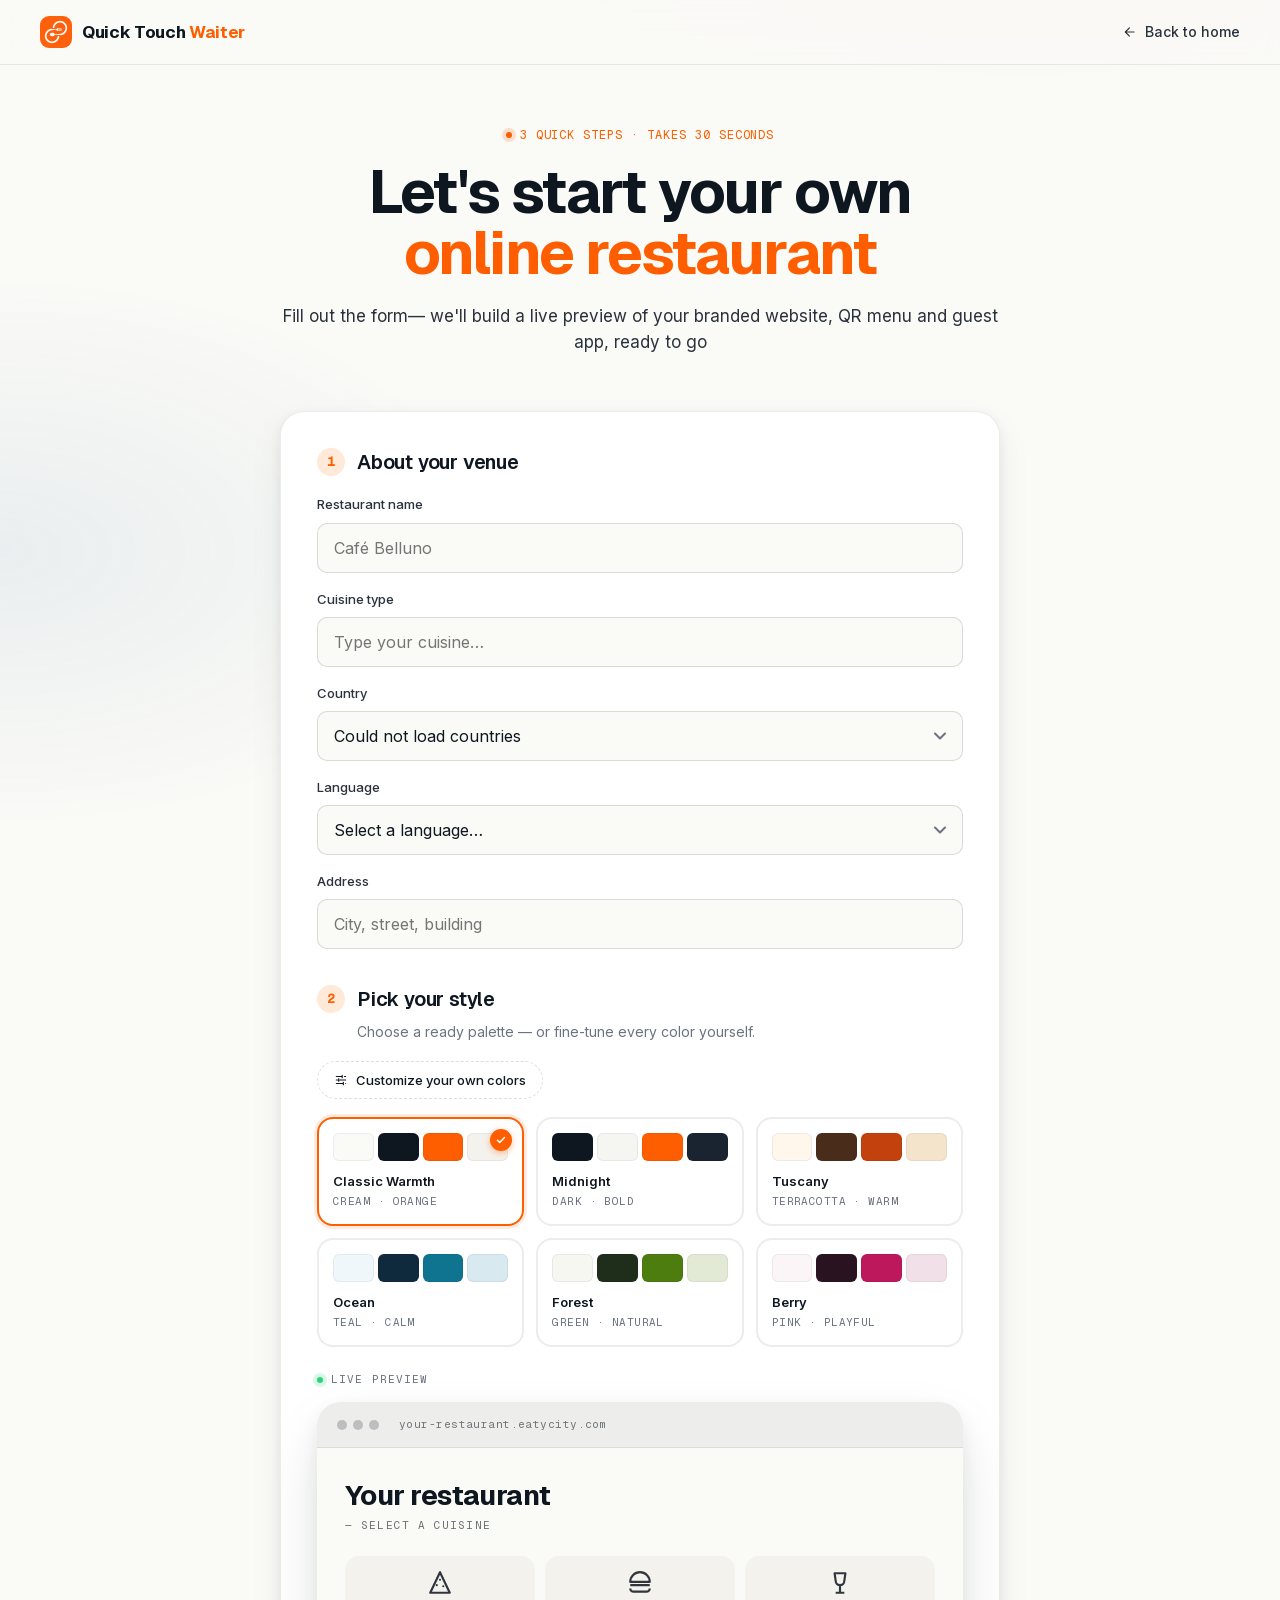
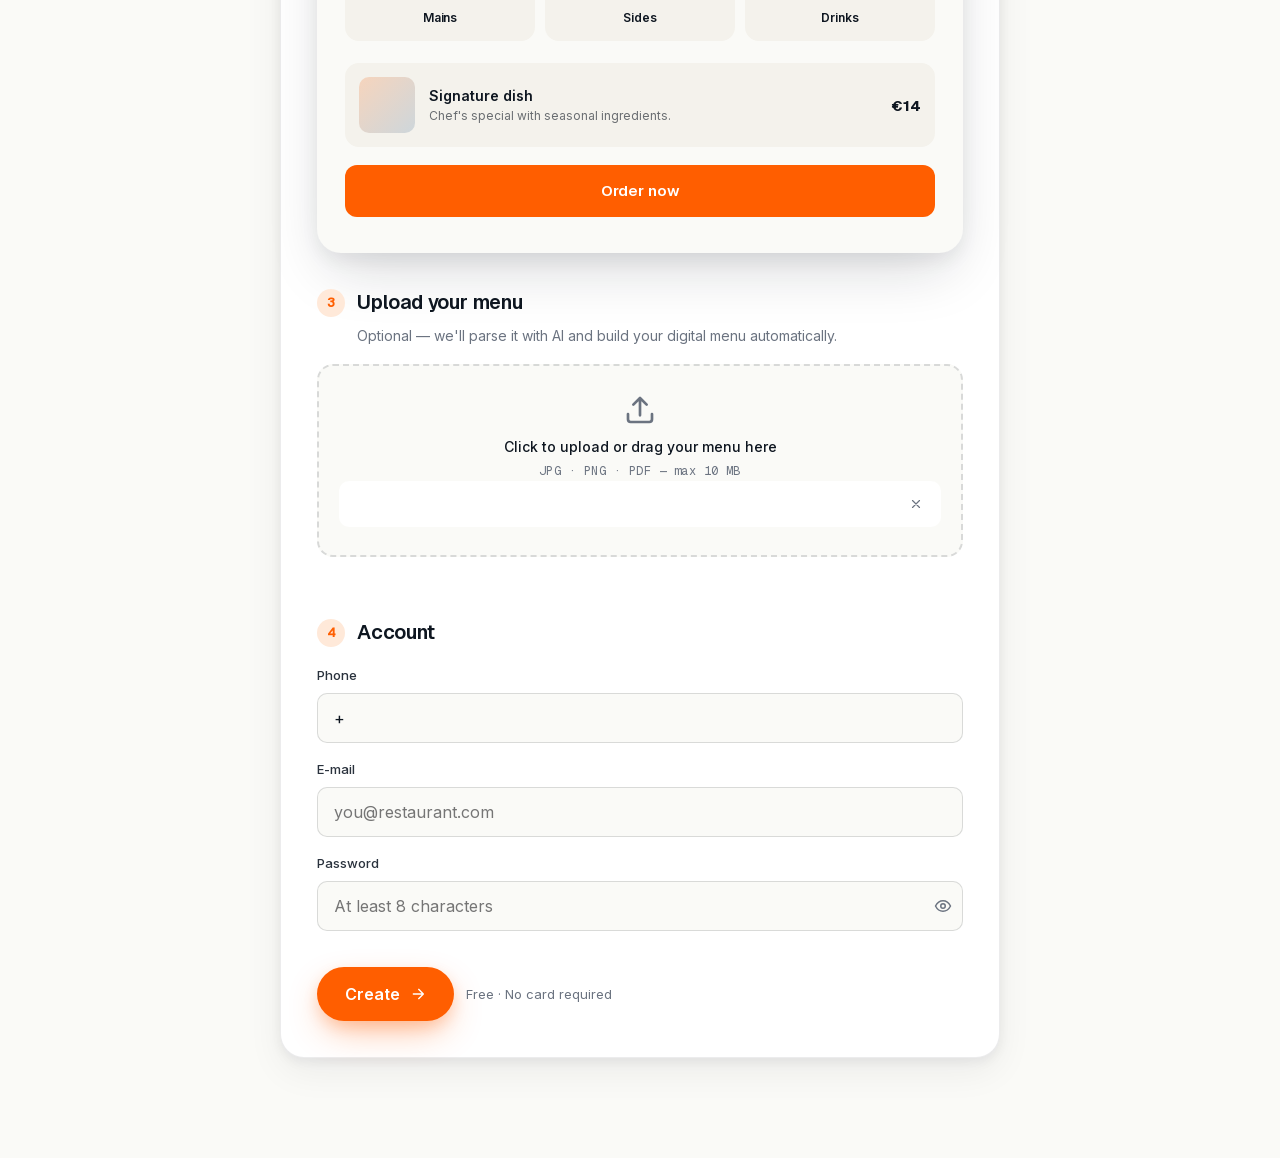
<file: demo-form.html>
<!DOCTYPE html>
<html lang="en">

<head>
  <meta charset="utf-8">
  <meta name="viewport" content="width=device-width,initial-scale=1">
  <title>Design your restaurant — Quick Touch Waiter</title>
  <link rel="stylesheet" href="style/fonts.css?v=202605252143">
  <link rel="stylesheet" href="style/styles.css?v=202605252143">
  <style>
    /* ---------- DEMO FORM PAGE ---------- */
    .df-page {
      padding: 120px 0 100px;
      background:
        radial-gradient(1200px 600px at 80% -10%, rgba(255, 94, 0, 0.07) 0%, rgba(255, 94, 0, 0) 60%),
        radial-gradient(900px 500px at 0% 20%, rgba(52, 104, 151, 0.08) 0%, rgba(52, 104, 151, 0) 55%),
        var(--bg);
      min-height: 100vh;
    }

    .df-head {
      text-align: center;
      max-width: 720px;
      margin: 0 auto 56px;
    }

    .df-head .eyebrow {
      display: inline-flex;
      align-items: center;
      gap: 8px;
      font-family: "Geist Mono", ui-monospace, monospace;
      font-size: 12px;
      letter-spacing: 0.08em;
      text-transform: uppercase;
      color: var(--orange);
      margin-bottom: 18px;
    }

    .df-head .eyebrow .dot {
      width: 6px;
      height: 6px;
      border-radius: 50%;
      background: var(--orange);
      box-shadow: 0 0 0 4px rgba(255, 94, 0, 0.18);
    }

    .df-head h1 {
      font-size: clamp(36px, 5vw, 60px);
      letter-spacing: -0.03em;
      line-height: 1.02;
    }

    .df-head h1 .accent {
      color: var(--orange);
    }

    .df-head p {
      margin-top: 18px;
      font-size: 17px;
      color: var(--ink-2);
    }

    .df-layout {
      max-width: 720px;
      margin: 0 auto;
    }

    /* ---------- FORM CARD ---------- */
    .df-card {
      background: var(--surface);
      border: 1px solid var(--line);
      border-radius: var(--r-lg);
      padding: 36px;
      box-shadow: var(--shadow-md);
    }

    @media (max-width: 600px) {
      .df-card { padding: 24px; }
    }

    .df-step {
      margin-bottom: 36px;
    }

    .df-step:last-of-type {
      margin-bottom: 0;
    }

    .df-step-head {
      display: flex;
      align-items: center;
      gap: 12px;
      margin-bottom: 18px;
    }

    .df-step-num {
      width: 28px;
      height: 28px;
      border-radius: 50%;
      background: var(--orange-soft);
      color: var(--orange);
      font-family: "Geist Mono", monospace;
      font-size: 13px;
      font-weight: 700;
      display: grid;
      place-items: center;
      flex: 0 0 28px;
    }

    .df-step h3 {
      font-size: 20px;
      font-weight: 600;
      letter-spacing: -0.01em;
    }

    .df-step-sub {
      color: var(--muted);
      font-size: 14px;
      margin-top: -10px;
      margin-bottom: 18px;
      margin-left: 40px;
    }

    /* ---------- INPUTS ---------- */
    .df-field {
      display: block;
      margin-bottom: 16px;
    }

    .df-field:last-child { margin-bottom: 0; }

    .df-field label {
      display: block;
      font-size: 13px;
      color: var(--ink-2);
      margin-bottom: 8px;
      font-weight: 500;
    }

    .df-field input,
    .df-field select {
      width: 100%;
      padding: 14px 16px;
      border-radius: var(--r-sm);
      border: 1px solid var(--line-strong);
      background: var(--bg);
      font-family: inherit;
      font-size: 16px;
      color: var(--ink);
      transition: border-color .2s, background .2s, box-shadow .2s;
    }

    .df-field input:focus,
    .df-field select:focus {
      outline: 0;
      border-color: var(--orange);
      background: #fff;
      box-shadow: 0 0 0 4px rgba(255, 94, 0, 0.12);
    }

    .df-field select {
      appearance: none;
      background-image: url("data:image/svg+xml;utf8,<svg xmlns='http://www.w3.org/2000/svg' width='12' height='8' viewBox='0 0 12 8'><path fill='none' stroke='%236B7380' stroke-width='2' stroke-linecap='round' stroke-linejoin='round' d='M1 1.5l5 5 5-5'/></svg>");
      background-repeat: no-repeat;
      background-position: right 16px center;
      padding-right: 40px;
    }

    /* ---------- PASSWORD ---------- */
    .df-pw {
      position: relative;
    }

    .df-pw input {
      padding-right: 44px;
    }

    .df-pw-toggle {
      position: absolute;
      top: 0;
      right: 0;
      height: 100%;
      width: 40px;
      display: grid;
      place-items: center;
      background: transparent;
      border: 0;
      cursor: pointer;
      color: var(--muted);
      padding: 0;
      border-radius: 0 var(--r-sm) var(--r-sm) 0;
      transition: color .15s, background .15s;
    }

    .df-pw-toggle:hover {
      color: var(--ink);
      background: rgba(0, 0, 0, 0.03);
    }

    /* ---------- PALETTE GRID ---------- */
    .df-palette-toggle {
      display: inline-flex;
      align-items: center;
      gap: 8px;
      padding: 10px 16px;
      background: transparent;
      border: 1px dashed var(--line-strong);
      border-radius: 999px;
      color: var(--ink);
      font-size: 13px;
      font-weight: 500;
      transition: all .2s;
      margin-bottom: 18px;
    }

    .df-palette-toggle:hover {
      border-color: var(--orange);
      color: var(--orange);
      background: rgba(255, 94, 0, 0.04);
    }

    .df-palette-toggle .ico {
      width: 14px;
      height: 14px;
    }

    .df-palette-toggle.active {
      background: var(--ink);
      color: #fff;
      border-style: solid;
      border-color: var(--ink);
    }

    .df-palettes {
      display: grid;
      grid-template-columns: repeat(3, 1fr);
      gap: 12px;
    }

    @media (max-width: 600px) {
      .df-palettes { grid-template-columns: repeat(2, 1fr); }
    }

    .df-palette {
      cursor: pointer;
      border: 2px solid var(--line);
      border-radius: var(--r-md);
      padding: 14px;
      background: var(--surface);
      transition: all .2s;
      position: relative;
    }

    .df-palette:hover {
      border-color: var(--line-strong);
      transform: translateY(-2px);
    }

    .df-palette.selected {
      border-color: var(--orange);
      box-shadow: 0 0 0 3px rgba(255, 94, 0, 0.12);
    }

    .df-palette-swatches {
      display: flex;
      gap: 4px;
      margin-bottom: 10px;
    }

    .df-palette-swatches span {
      flex: 1;
      height: 28px;
      border-radius: 6px;
      border: 1px solid rgba(14, 22, 32, 0.06);
    }

    .df-palette-name {
      font-size: 13px;
      font-weight: 600;
      color: var(--ink);
    }

    .df-palette-tag {
      font-size: 11px;
      color: var(--muted);
      font-family: "Geist Mono", monospace;
      letter-spacing: 0.04em;
      text-transform: uppercase;
      margin-top: 2px;
    }

    .df-palette .check-badge {
      position: absolute;
      top: 10px;
      right: 10px;
      width: 22px;
      height: 22px;
      border-radius: 50%;
      background: var(--orange);
      color: #fff;
      display: none;
      place-items: center;
      box-shadow: 0 2px 6px rgba(255, 94, 0, 0.4);
    }

    .df-palette.selected .check-badge { display: grid; }

    /* ---------- CUSTOM PICKERS ---------- */
    .df-custom {
      display: none;
      padding: 18px;
      background: var(--bg);
      border: 1px solid var(--line);
      border-radius: var(--r-md);
      margin-top: 4px;
    }

    .df-custom.open { display: block; }

    .df-pickers {
      display: grid;
      grid-template-columns: 1fr 1fr;
      gap: 14px;
    }

    @media (max-width: 500px) {
      .df-pickers { grid-template-columns: 1fr; }
    }

    .df-picker {
      display: flex;
      align-items: center;
      gap: 12px;
      padding: 10px 12px;
      background: var(--surface);
      border: 1px solid var(--line);
      border-radius: var(--r-sm);
    }

    .df-picker label {
      flex: 1;
      font-size: 13px;
      color: var(--ink-2);
      cursor: pointer;
    }

    .df-picker .swatch {
      position: relative;
      width: 36px;
      height: 36px;
      border-radius: 8px;
      border: 1px solid var(--line-strong);
      overflow: hidden;
      cursor: pointer;
      flex: 0 0 36px;
    }

    .df-picker input[type="color"] {
      position: absolute;
      inset: -4px;
      width: calc(100% + 8px);
      height: calc(100% + 8px);
      border: 0;
      padding: 0;
      background: transparent;
      cursor: pointer;
    }

    /* ---------- MENU UPLOAD ---------- */
    .df-upload {
      border: 2px dashed var(--line-strong);
      border-radius: var(--r-md);
      padding: 28px 20px;
      text-align: center;
      cursor: pointer;
      transition: border-color .2s, background .2s;
      background: var(--bg);
    }

    .df-upload:hover,
    .df-upload.dragging {
      border-color: var(--orange);
      background: rgba(255, 94, 0, 0.04);
    }

    .df-upload-empty .ico {
      width: 32px;
      height: 32px;
      margin: 0 auto 10px;
      color: var(--muted);
      display: block;
    }

    .df-upload-empty .title {
      font-size: 14px;
      font-weight: 500;
      color: var(--ink);
      margin-bottom: 4px;
    }

    .df-upload-empty .hint {
      font-size: 12px;
      color: var(--muted);
      font-family: "Geist Mono", monospace;
      letter-spacing: 0.04em;
    }

    .df-upload-file {
      display: flex;
      align-items: center;
      gap: 12px;
      padding: 10px 12px;
      background: var(--surface);
      border-radius: var(--r-sm);
      text-align: left;
      cursor: default;
    }

    .df-upload-file .name {
      flex: 1;
      min-width: 0;
      font-size: 14px;
      font-weight: 500;
      color: var(--ink);
      white-space: nowrap;
      overflow: hidden;
      text-overflow: ellipsis;
    }

    .df-upload-file .size {
      font-size: 12px;
      color: var(--muted);
      font-family: "Geist Mono", monospace;
      flex: 0 0 auto;
    }

    .df-upload-file .remove {
      background: transparent;
      border: 0;
      cursor: pointer;
      color: var(--muted);
      width: 26px;
      height: 26px;
      border-radius: 50%;
      display: grid;
      place-items: center;
      flex: 0 0 26px;
      transition: background .15s, color .15s;
    }

    .df-upload-file .remove:hover {
      background: rgba(0, 0, 0, 0.06);
      color: var(--ink);
    }

    .df-upload-err {
      margin-top: 8px;
      font-size: 13px;
      color: #C2410C;
      min-height: 18px;
    }

    /* ---------- SUBMIT ---------- */
    .df-submit-row {
      margin-top: 32px;
      display: flex;
      gap: 12px;
      align-items: center;
      flex-wrap: wrap;
    }

    .df-submit-row .hint {
      font-size: 13px;
      color: var(--muted);
    }

    /* ---------- PREVIEW ---------- */
    .df-preview-wrap {
      margin-top: 24px;
    }

    .df-preview-label {
      display: flex;
      align-items: center;
      gap: 8px;
      font-family: "Geist Mono", monospace;
      font-size: 11px;
      letter-spacing: 0.1em;
      text-transform: uppercase;
      color: var(--muted);
      margin-bottom: 14px;
    }

    .df-preview-label .pulse {
      width: 6px;
      height: 6px;
      border-radius: 50%;
      background: #2BD37B;
      box-shadow: 0 0 0 4px rgba(43, 211, 123, 0.18);
      animation: df-pulse 1.6s ease-in-out infinite;
    }

    @keyframes df-pulse {
      0%, 100% { box-shadow: 0 0 0 4px rgba(43, 211, 123, 0.18); }
      50%      { box-shadow: 0 0 0 7px rgba(43, 211, 123, 0.05); }
    }

    .df-preview {
      border-radius: var(--r-lg);
      overflow: hidden;
      box-shadow: var(--shadow-lg);
      background: var(--preview-bg, #FAFAF7);
      color: var(--preview-text, #0E1620);
      transition: background .3s, color .3s;
    }

    .df-preview-bar {
      padding: 14px 20px;
      background: color-mix(in srgb, currentColor 5%, transparent);
      display: flex;
      align-items: center;
      gap: 6px;
      border-bottom: 1px solid color-mix(in srgb, currentColor 8%, transparent);
    }

    .df-preview-bar > span:not(.url) {
      width: 10px;
      height: 10px;
      border-radius: 50%;
      background: currentColor;
      opacity: 0.22;
      flex: 0 0 10px;
    }

    .df-preview-bar .url {
      margin-left: 14px;
      flex: 1;
      min-width: 0;
      font-family: "Geist Mono", monospace;
      font-size: 11px;
      color: inherit;
      opacity: 0.55;
      letter-spacing: 0.04em;
      white-space: nowrap;
      overflow: hidden;
      text-overflow: ellipsis;
    }

    .df-preview-body {
      padding: 32px 28px 36px;
    }

    .df-preview-restaurant {
      font-family: "Geist", sans-serif;
      font-weight: 700;
      font-size: 28px;
      letter-spacing: -0.02em;
      line-height: 1.1;
      color: var(--preview-text, #0E1620);
      transition: color .3s;
    }

    .df-preview-cuisine {
      font-family: "Geist Mono", monospace;
      font-size: 11px;
      letter-spacing: 0.1em;
      text-transform: uppercase;
      opacity: 0.6;
      margin-top: 6px;
    }

    .df-preview-cats {
      display: grid;
      grid-template-columns: 1fr 1fr 1fr;
      gap: 10px;
      margin-top: 22px;
    }

    .df-preview-cat {
      background: var(--preview-cat-bg, #F4F2EC);
      border-radius: 14px;
      padding: 14px 12px;
      text-align: center;
      transition: background .3s;
    }

    .df-preview-cat .ico {
      width: 26px;
      height: 26px;
      margin: 0 auto 6px;
      opacity: 0.85;
    }

    .df-preview-cat .lbl {
      font-size: 12px;
      font-weight: 600;
      letter-spacing: -0.005em;
    }

    .df-preview-dish {
      margin-top: 22px;
      display: flex;
      gap: 14px;
      padding: 14px;
      background: var(--preview-cat-bg, #F4F2EC);
      border-radius: 14px;
      align-items: center;
      transition: background .3s;
    }

    .df-preview-dish .img {
      width: 56px;
      height: 56px;
      border-radius: 10px;
      background: linear-gradient(135deg, rgba(255, 94, 0, 0.2), rgba(52, 104, 151, 0.2));
      flex: 0 0 56px;
    }

    .df-preview-dish .info {
      flex: 1;
      min-width: 0;
    }

    .df-preview-dish .name {
      font-weight: 600;
      font-size: 14px;
      line-height: 1.2;
    }

    .df-preview-dish .desc {
      font-size: 12px;
      opacity: 0.6;
      margin-top: 3px;
      line-height: 1.3;
    }

    .df-preview-dish .price {
      font-weight: 700;
      font-size: 15px;
      font-family: "Geist", sans-serif;
    }

    .df-preview-btn {
      width: 100%;
      margin-top: 18px;
      padding: 14px;
      border-radius: 12px;
      background: var(--preview-btn-bg, #FF5E00);
      color: var(--preview-btn-text, #FFFFFF);
      font-family: "Geist", sans-serif;
      font-weight: 600;
      font-size: 15px;
      text-align: center;
      transition: background .3s, color .3s, transform .15s;
    }

    .df-preview-btn:hover { transform: translateY(-1px); }

    /* ---------- BACK LINK / MINI NAV ---------- */
    .df-mini-nav {
      position: fixed;
      top: 0;
      left: 0;
      right: 0;
      z-index: 50;
      padding: 16px 24px;
      background: rgba(250, 250, 247, 0.85);
      backdrop-filter: saturate(180%) blur(12px);
      -webkit-backdrop-filter: saturate(180%) blur(12px);
      border-bottom: 1px solid var(--line);
    }

    .df-mini-nav .inner {
      max-width: var(--container);
      margin: 0 auto;
      display: flex;
      align-items: center;
      justify-content: space-between;
    }

    .df-back {
      display: inline-flex;
      align-items: center;
      gap: 8px;
      color: var(--ink-2);
      font-size: 14px;
      font-weight: 500;
      transition: color .2s;
    }

    .df-back:hover { color: var(--orange); }

    .df-back svg { transform: rotate(180deg); }

    /* ---------- MODAL ---------- */
    .df-modal-backdrop {
      position: fixed;
      inset: 0;
      background: rgba(14, 22, 32, 0.55);
      backdrop-filter: blur(4px);
      -webkit-backdrop-filter: blur(4px);
      display: none;
      align-items: center;
      justify-content: center;
      padding: 24px;
      z-index: 100;
      opacity: 0;
      transition: opacity .2s;
    }

    .df-modal-backdrop.open {
      display: flex;
      opacity: 1;
    }

    .df-modal {
      background: var(--surface);
      border-radius: var(--r-lg);
      box-shadow: var(--shadow-lg);
      padding: 36px 32px 32px;
      max-width: 420px;
      width: 100%;
      text-align: center;
      position: relative;
      transform: translateY(8px);
      transition: transform .2s;
    }

    .df-modal-backdrop.open .df-modal { transform: translateY(0); }

    .df-modal-close {
      position: absolute;
      top: 14px;
      right: 14px;
      width: 32px;
      height: 32px;
      border-radius: 50%;
      background: transparent;
      border: 0;
      cursor: pointer;
      display: grid;
      place-items: center;
      color: var(--muted);
      transition: background .15s, color .15s;
    }

    .df-modal-close:hover { background: rgba(0, 0, 0, 0.05); color: var(--ink); }

    .df-modal h3 {
      font-size: 22px;
      font-weight: 600;
      letter-spacing: -0.01em;
      margin-bottom: 8px;
    }

    .df-modal p {
      color: var(--ink-2);
      font-size: 14px;
      margin-bottom: 22px;
    }

    .df-modal p strong { color: var(--ink); font-weight: 600; }

    .df-code-input {
      width: 100%;
      padding: 14px 16px;
      border-radius: var(--r-sm);
      border: 1px solid var(--line-strong);
      background: var(--bg);
      font-family: "Geist Mono", monospace;
      font-size: 22px;
      letter-spacing: 0.4em;
      color: var(--ink);
      text-align: center;
      transition: border-color .2s, box-shadow .2s;
    }

    .df-code-input:focus {
      outline: 0;
      border-color: var(--orange);
      box-shadow: 0 0 0 4px rgba(255, 94, 0, 0.12);
    }

    .df-modal-err {
      color: #C2410C;
      font-size: 13px;
      margin-top: 10px;
      min-height: 18px;
      text-align: center;
    }

    .df-modal-actions {
      margin-top: 18px;
      display: flex;
      gap: 10px;
    }

    .df-modal-actions .btn { flex: 1; }

    /* ---------- LOADING CARD ---------- */
    .df-status-wrap {
      max-width: 560px;
      margin: 0 auto;
      text-align: center;
    }

    .df-status-card {
      background: var(--surface);
      border: 1px solid var(--line);
      border-radius: var(--r-lg);
      padding: 48px 36px;
      box-shadow: var(--shadow-md);
    }

    .df-spinner {
      width: 48px;
      height: 48px;
      margin: 0 auto 24px;
      border: 3px solid var(--line);
      border-top-color: var(--orange);
      border-radius: 50%;
      animation: df-spin 0.9s linear infinite;
    }

    @keyframes df-spin {
      to { transform: rotate(360deg); }
    }

    .df-status-card h2 {
      font-size: 26px;
      font-weight: 600;
      letter-spacing: -0.02em;
      margin-bottom: 10px;
    }

    .df-status-card p {
      color: var(--ink-2);
      font-size: 15px;
    }

    .df-status-steps {
      margin-top: 26px;
      display: flex;
      flex-direction: column;
      gap: 10px;
      max-width: 320px;
      margin-left: auto;
      margin-right: auto;
      text-align: left;
    }

    .df-status-step {
      display: flex;
      align-items: center;
      gap: 12px;
      font-size: 14px;
      color: var(--muted);
      transition: color .25s;
    }

    .df-status-step.done { color: var(--ink); }
    .df-status-step.active { color: var(--ink); }

    .df-status-step .ico {
      width: 18px;
      height: 18px;
      border-radius: 50%;
      border: 2px solid var(--line-strong);
      flex: 0 0 18px;
      display: grid;
      place-items: center;
      transition: all .25s;
    }

    .df-status-step.done .ico {
      background: var(--orange);
      border-color: var(--orange);
      color: #fff;
    }

    .df-status-step.active .ico {
      border-color: var(--orange);
      border-top-color: transparent;
      animation: df-spin 0.8s linear infinite;
    }

    .df-status-step .ico svg { width: 10px; height: 10px; display: none; }
    .df-status-step.done .ico svg { display: block; }

    /* ---------- SUCCESS CARD ---------- */
    .df-success-card {
      background: var(--surface);
      border: 1px solid var(--line);
      border-radius: var(--r-lg);
      padding: 48px 36px;
      box-shadow: var(--shadow-md);
      text-align: center;
    }

    .df-success-check {
      width: 64px;
      height: 64px;
      margin: 0 auto 22px;
      border-radius: 50%;
      background: #2BD37B;
      display: grid;
      place-items: center;
      color: #fff;
      box-shadow: 0 8px 22px rgba(43, 211, 123, 0.35);
    }

    .df-success-card h2 {
      font-size: 30px;
      font-weight: 600;
      letter-spacing: -0.02em;
      margin-bottom: 10px;
    }

    .df-success-card .lede {
      color: var(--ink-2);
      font-size: 16px;
      margin-bottom: 22px;
    }

    .df-success-link {
      display: inline-flex;
      align-items: center;
      gap: 8px;
      padding: 14px 20px;
      background: rgba(43, 211, 123, 0.12);
      color: #1F9D5C;
      border-radius: 999px;
      font-family: "Geist Mono", monospace;
      font-size: 15px;
      font-weight: 600;
      transition: background .2s, transform .15s;
      word-break: break-all;
    }

    .df-success-link:hover { background: rgba(43, 211, 123, 0.2); transform: translateY(-1px); }

    .df-success-block {
      margin-top: 32px;
      padding-top: 26px;
      border-top: 1px solid var(--line);
      text-align: left;
    }

    .df-success-block h4 {
      font-size: 15px;
      font-weight: 600;
      margin-bottom: 6px;
    }

    .df-success-block p {
      color: var(--ink-2);
      font-size: 14px;
      margin-bottom: 16px;
    }

    .df-success-card .store-row { justify-content: flex-start; }

    .df-success-note {
      margin-top: 18px;
      padding: 12px 14px;
      background: var(--bg);
      border-radius: var(--r-sm);
      font-size: 13px;
      color: var(--muted);
      line-height: 1.5;
    }
  </style>
</head>

<body>

  <!-- Reusable SVG icons -->
  <svg width="0" height="0" style="position:absolute" aria-hidden="true">
    <defs>
      <symbol id="i-arrow" viewBox="0 0 24 24">
        <path fill="none" stroke="currentColor" stroke-width="2" stroke-linecap="round" stroke-linejoin="round" d="M5 12h14M13 5l7 7-7 7"></path>
      </symbol>
      <symbol id="i-check" viewBox="0 0 24 24">
        <path fill="none" stroke="currentColor" stroke-width="3" stroke-linecap="round" stroke-linejoin="round" d="M5 12.5l4.5 4.5L19 7"></path>
      </symbol>
      <symbol id="i-sliders" viewBox="0 0 24 24">
        <path fill="none" stroke="currentColor" stroke-width="2" stroke-linecap="round" d="M4 6h10M18 6h2M4 12h2M10 12h10M4 18h12M20 18h0M14 4v4M8 10v4M16 16v4"></path>
      </symbol>
      <symbol id="i-pizza" viewBox="0 0 24 24">
        <path fill="none" stroke="currentColor" stroke-width="2" stroke-linejoin="round" d="M12 2 3 21h18L12 2z"></path>
        <circle cx="12" cy="9" r="1" fill="currentColor"></circle>
        <circle cx="9" cy="14" r="1" fill="currentColor"></circle>
        <circle cx="15" cy="15" r="1" fill="currentColor"></circle>
      </symbol>
      <symbol id="i-burger" viewBox="0 0 24 24">
        <path fill="none" stroke="currentColor" stroke-width="2" stroke-linejoin="round" d="M3 11a9 9 0 0 1 18 0H3zM3 14h18M3 17a3 3 0 0 0 3 3h12a3 3 0 0 0 3-3"></path>
      </symbol>
      <symbol id="i-wine" viewBox="0 0 24 24">
        <path fill="none" stroke="currentColor" stroke-width="2" stroke-linejoin="round" d="M7 3h10l-1 7a4 4 0 0 1-8 0L7 3zM12 14v7M8 21h8"></path>
      </symbol>
      <symbol id="i-apple" viewBox="0 0 24 24">
        <path fill="currentColor" d="M16.4 12.7c0-2.7 2.2-4 2.3-4-1.2-1.8-3.2-2-3.9-2-1.6-.2-3.2 1-4 1s-2-1-3.4-1c-1.7 0-3.4 1-4.3 2.6-1.8 3.2-.5 8 1.3 10.6.9 1.3 1.9 2.7 3.3 2.7 1.3 0 1.8-.9 3.4-.9s2 .9 3.4.9c1.4 0 2.3-1.3 3.2-2.6 1-1.5 1.4-3 1.4-3.1-.1 0-2.7-1-2.7-4.2zM13.7 4.4c.7-.9 1.2-2.1 1.1-3.4-1 0-2.3.7-3 1.5-.7.8-1.3 2-1.1 3.2 1.1.1 2.3-.6 3-1.3z"></path>
      </symbol>
      <symbol id="i-googleplay" viewBox="0 0 24 24">
        <path fill="#00D2FF" d="M3.609 1.814L13.792 12 3.61 22.186a.996.996 0 0 1-.61-.92V2.734a1 1 0 0 1 .609-.92z"></path>
        <path fill="#FFCE00" d="M16.81 15.012l-2.99-3.012 2.99-3.013 4.4 2.502c.71.402.71 1.018 0 1.42l-4.4 2.103z"></path>
        <path fill="#FF3A44" d="M3.609 1.814l13.198 7.18-2.99 3.006L3.609 1.814z"></path>
        <path fill="#00F076" d="M3.609 22.186l10.215-10.18 2.99 3.006L3.609 22.186z"></path>
      </symbol>
      <symbol id="i-close" viewBox="0 0 24 24">
        <path fill="none" stroke="currentColor" stroke-width="2" stroke-linecap="round" d="M6 6l12 12M18 6L6 18"></path>
      </symbol>
      <symbol id="i-eye" viewBox="0 0 24 24">
        <path fill="none" stroke="currentColor" stroke-width="2" stroke-linecap="round" stroke-linejoin="round" d="M2 12s3.5-7 10-7 10 7 10 7-3.5 7-10 7S2 12 2 12z"></path>
        <circle cx="12" cy="12" r="3" fill="none" stroke="currentColor" stroke-width="2"></circle>
      </symbol>
      <symbol id="i-eye-off" viewBox="0 0 24 24">
        <path fill="none" stroke="currentColor" stroke-width="2" stroke-linecap="round" stroke-linejoin="round" d="M3 3l18 18M10.6 10.6a3 3 0 0 0 4.2 4.2M9.9 5.1A10.6 10.6 0 0 1 12 5c7 0 10 7 10 7a17.6 17.6 0 0 1-3.4 4.6M6.6 6.6A17.6 17.6 0 0 0 2 12s3 7 10 7c1.6 0 3.1-.3 4.4-.8"></path>
      </symbol>
      <symbol id="i-upload" viewBox="0 0 24 24">
        <path fill="none" stroke="currentColor" stroke-width="2" stroke-linecap="round" stroke-linejoin="round" d="M21 15v4a2 2 0 0 1-2 2H5a2 2 0 0 1-2-2v-4M17 8l-5-5-5 5M12 3v13"></path>
      </symbol>
    </defs>
  </svg>

  <!-- Mini nav -->
  <div class="df-mini-nav">
    <div class="inner">
      <a href="index.html" class="logo">
        <span class="logo-mark"></span>
        <span>Quick Touch <span style="color:var(--orange)">Waiter</span></span>
      </a>
      <a href="index.html" class="df-back">
        <svg width="14" height="14"><use href="#i-arrow"></use></svg>
        Back to home
      </a>
    </div>
  </div>

  <!-- Page -->
  <main class="df-page">
    <div class="container">

      <div class="df-head">
        <div class="eyebrow"><span class="dot"></span> 3 quick steps · Takes 30 seconds</div>
        <h1>Let's start your own <span class="accent">online restaurant</span></h1>
        <p>Fill out the form— we'll build a live preview of your branded website, QR menu and guest app, ready to go</p>
      </div>

      <div class="df-layout" id="dfLayout">

        <!-- ============ FORM ============ -->
        <form class="df-card" id="dfForm" novalidate>

          <!-- Step 1: Basics -->
          <div class="df-step">
            <div class="df-step-head">
              <div class="df-step-num">1</div>
              <h3>About your venue</h3>
            </div>

            <div class="df-field">
              <label for="dfName">Restaurant name</label>
              <input type="text" id="dfName" placeholder="Café Belluno" required>
            </div>

            <div class="df-field">
              <label for="dfCuisine">Cuisine type</label>
              <input type="text" id="dfCuisine" placeholder="Type your cuisine…" autocomplete="off" required>
            </div>

            <div class="df-field">
              <label for="dfCountry">Country</label>
              <select id="dfCountry" required>
                <option value="" disabled selected>Loading countries…</option>
              </select>
            </div>

            <div class="df-field">
              <label for="dfLanguage">Language</label>
              <select id="dfLanguage" required>
                <option value="" disabled selected>Select a language…</option>
              </select>
            </div>

            <div class="df-field">
              <label for="dfAddress">Address</label>
              <input type="text" id="dfAddress" placeholder="City, street, building" autocomplete="street-address" required>
            </div>
          </div>

          <!-- Step 2: Visual -->
          <div class="df-step">
            <div class="df-step-head">
              <div class="df-step-num">2</div>
              <h3>Pick your style</h3>
            </div>
            <p class="df-step-sub">Choose a ready palette — or fine-tune every color yourself.</p>

            <button type="button" class="df-palette-toggle" id="dfCustomToggle">
              <svg class="ico"><use href="#i-sliders"></use></svg>
              <span>Customize your own colors</span>
            </button>

            <div class="df-custom" id="dfCustomPanel">
              <div class="df-pickers">
                <div class="df-picker">
                  <label for="cPageBg">Page background</label>
                  <div class="swatch">
                    <input type="color" id="cPageBg" value="#FAFAF7" data-target="pageBg">
                  </div>
                </div>
                <div class="df-picker">
                  <label for="cCatBg">Category card background</label>
                  <div class="swatch">
                    <input type="color" id="cCatBg" value="#F4F2EC" data-target="catBg">
                  </div>
                </div>
                <div class="df-picker">
                  <label for="cPageText">Page text</label>
                  <div class="swatch">
                    <input type="color" id="cPageText" value="#0E1620" data-target="pageText">
                  </div>
                </div>
                <div class="df-picker">
                  <label for="cBtnBg">Button background</label>
                  <div class="swatch">
                    <input type="color" id="cBtnBg" value="#FF5E00" data-target="btnBg">
                  </div>
                </div>
                <div class="df-picker" style="grid-column: 1 / -1;">
                  <label for="cBtnText">Button text</label>
                  <div class="swatch">
                    <input type="color" id="cBtnText" value="#FFFFFF" data-target="btnText">
                  </div>
                </div>
              </div>
            </div>

            <div class="df-palettes" id="dfPalettes">
              <!-- palettes inserted via JS -->
            </div>

            <!-- ============ LIVE PREVIEW ============ -->
            <div class="df-preview-wrap">
              <div class="df-preview-label">
                <span class="pulse"></span>
                Live preview
              </div>
              <div class="df-preview" id="dfPreview">
                <div class="df-preview-bar">
                  <span></span><span></span><span></span>
                  <span class="url" id="dfPreviewUrl">your-restaurant.eatycity.com</span>
                </div>
                <div class="df-preview-body">
                  <div class="df-preview-restaurant" id="dfPreviewName">Your restaurant</div>
                  <div class="df-preview-cuisine" id="dfPreviewCuisine">— select a cuisine</div>

                  <div class="df-preview-cats">
                    <div class="df-preview-cat">
                      <svg class="ico"><use href="#i-pizza"></use></svg>
                      <div class="lbl">Mains</div>
                    </div>
                    <div class="df-preview-cat">
                      <svg class="ico"><use href="#i-burger"></use></svg>
                      <div class="lbl">Sides</div>
                    </div>
                    <div class="df-preview-cat">
                      <svg class="ico"><use href="#i-wine"></use></svg>
                      <div class="lbl">Drinks</div>
                    </div>
                  </div>

                  <div class="df-preview-dish">
                    <div class="img"></div>
                    <div class="info">
                      <div class="name">Signature dish</div>
                      <div class="desc">Chef's special with seasonal ingredients.</div>
                    </div>
                    <div class="price">€14</div>
                  </div>

                  <div class="df-preview-btn">Order now</div>
                </div>
              </div>
            </div>
          </div>

          <!-- Step 3: Menu -->
          <div class="df-step">
            <div class="df-step-head">
              <div class="df-step-num">3</div>
              <h3>Upload your menu</h3>
            </div>
            <p class="df-step-sub">Optional — we'll parse it with AI and build your digital menu automatically.</p>

            <div class="df-upload" id="dfUpload">
              <input type="file" id="dfMenuFile" accept=".jpg,.jpeg,.png,.pdf,image/jpeg,image/png,application/pdf" hidden>
              <div class="df-upload-empty">
                <svg class="ico"><use href="#i-upload"></use></svg>
                <div class="title">Click to upload or drag your menu here</div>
                <div class="hint">JPG · PNG · PDF — max 10 MB</div>
              </div>
              <div class="df-upload-file" hidden>
                <span class="name"></span>
                <span class="size"></span>
                <button type="button" class="remove" aria-label="Remove file">
                  <svg width="14" height="14"><use href="#i-close"></use></svg>
                </button>
              </div>
            </div>
            <div class="df-upload-err" id="dfUploadErr"></div>
          </div>

          <!-- Step 4: Account -->
          <div class="df-step">
            <div class="df-step-head">
              <div class="df-step-num">4</div>
              <h3>Account</h3>
            </div>

            <div class="df-field">
              <label for="dfPhone">Phone</label>
              <input type="tel" id="dfPhone" value="+" placeholder="+1 555 123 4567" autocomplete="tel" required>
            </div>

            <div class="df-field">
              <label for="dfEmail">E-mail</label>
              <input type="email" id="dfEmail" placeholder="you@restaurant.com" autocomplete="email" required>
            </div>

            <div class="df-field">
              <label for="dfPassword">Password</label>
              <div class="df-pw">
                <input type="password" id="dfPassword" placeholder="At least 8 characters" autocomplete="new-password" minlength="8" required>
                <button type="button" class="df-pw-toggle" id="dfPwToggle" aria-label="Show password" tabindex="-1">
                  <svg width="18" height="18" aria-hidden="true"><use href="#i-eye" id="dfPwIcon"></use></svg>
                </button>
              </div>
            </div>
          </div>

          <div class="df-submit-row">
            <button type="submit" class="btn btn-primary btn-lg" id="dfSubmitBtn">
              Create
              <svg class="arrow" width="16" height="16"><use href="#i-arrow"></use></svg>
            </button>
            <span class="hint">Free · No card required</span>
          </div>
        </form>

      </div>

      <!-- ============ GENERATING STATUS ============ -->
      <div class="df-status-wrap" id="dfStatus" hidden>
        <div class="df-status-card">
          <div class="df-spinner"></div>
          <h2>Generating your site…</h2>
          <p>Hang tight — we're building your branded restaurant experience.</p>
          <div class="df-status-steps" id="dfStatusSteps">
            <div class="df-status-step" data-step="register"><span class="ico"><svg><use href="#i-check"></use></svg></span>Creating your account</div>
            <div class="df-status-step" data-step="geo"><span class="ico"><svg><use href="#i-check"></use></svg></span>Locating your venue</div>
            <div class="df-status-step" data-step="info"><span class="ico"><svg><use href="#i-check"></use></svg></span>Saving venue details</div>
            <div class="df-status-step" data-step="theme"><span class="ico"><svg><use href="#i-check"></use></svg></span>Applying your visual style</div>
            <div class="df-status-step" data-step="menu"><span class="ico"><svg><use href="#i-check"></use></svg></span>Importing your menu</div>
            <div class="df-status-step" data-step="finalize"><span class="ico"><svg><use href="#i-check"></use></svg></span>Finalizing your website</div>
          </div>
        </div>
      </div>

      <!-- ============ SUCCESS ============ -->
      <div class="df-status-wrap" id="dfSuccess" hidden>
        <div class="df-success-card">
          <div class="df-success-check">
            <svg width="32" height="32"><use href="#i-check"></use></svg>
          </div>
          <h2>Your restaurant is ready!</h2>
          <p class="lede">Your branded website is live at:</p>
          <a id="dfSuccessLink" class="df-success-link" target="_blank" rel="noopener">your-restaurant.eatycity.com</a>

          <div class="df-success-block">
            <h4>Finish setup in the Quick Touch Waiter app</h4>
            <p>Add your menu, photos and settings on the go — sign in with the email and password you just created.</p>
            <div class="store-row">
              <a href="https://apps.apple.com/us/app/quick-touch-waiter/id6762186548" class="store-btn">
                <svg class="ico" width="28" height="28" viewBox="0 0 24 24"><use href="#i-apple"></use></svg>
                <div class="lbl"><span class="top">Download on the</span><span class="bot">App Store</span></div>
              </a>
              <a href="https://play.google.com/store/apps/details?id=eu.qtwestonia" class="store-btn">
                <svg class="ico" width="28" height="28" viewBox="0 0 24 24"><use href="#i-googleplay"></use></svg>
                <div class="lbl"><span class="top">Get it on</span><span class="bot">Google Play</span></div>
              </a>
            </div>
            <div class="df-success-note">
              Forgot your password? You can reset it in the app using the same e-mail and phone number you registered with.
            </div>
          </div>
        </div>
      </div>

    </div>
  </main>

  <!-- ============ SMS CODE MODAL ============ -->
  <div class="df-modal-backdrop" id="dfCodeModal" role="dialog" aria-modal="true" aria-labelledby="dfCodeTitle">
    <div class="df-modal">
      <button type="button" class="df-modal-close" id="dfCodeClose" aria-label="Close">
        <svg width="16" height="16"><use href="#i-close"></use></svg>
      </button>
      <h3 id="dfCodeTitle">Enter verification code</h3>
      <p>We sent a 4-digit code by SMS to <strong id="dfCodePhone">your phone</strong>.</p>
      <form id="dfCodeForm">
        <input type="text" id="dfCodeInput" class="df-code-input" inputmode="numeric" autocomplete="one-time-code" maxlength="6" placeholder="••••" required>
        <div class="df-modal-err" id="dfCodeErr"></div>
        <div class="df-modal-actions">
          <button type="submit" class="btn btn-primary" id="dfCodeSubmit">Verify &amp; create</button>
        </div>
      </form>
    </div>
  </div>

  <script src="js/demo-form.js?v=202605252143" defer></script>

</body>

</html>
</file>
<file: style/fonts.css>
/* cyrillic */
@font-face {
  font-family: 'Geist';
  font-style: normal;
  font-weight: 400;
  font-display: swap;
  src: url("../fonts/geist-01.woff2") format('woff2');
  unicode-range: U+0301, U+0400-045F, U+0490-0491, U+04B0-04B1, U+2116;
}
/* latin-ext */
@font-face {
  font-family: 'Geist';
  font-style: normal;
  font-weight: 400;
  font-display: swap;
  src: url("../fonts/geist-02.woff2") format('woff2');
  unicode-range: U+0100-02BA, U+02BD-02C5, U+02C7-02CC, U+02CE-02D7, U+02DD-02FF, U+0304, U+0308, U+0329, U+1D00-1DBF, U+1E00-1E9F, U+1EF2-1EFF, U+2020, U+20A0-20AB, U+20AD-20C0, U+2113, U+2C60-2C7F, U+A720-A7FF;
}
/* latin */
@font-face {
  font-family: 'Geist';
  font-style: normal;
  font-weight: 400;
  font-display: swap;
  src: url("../fonts/geist-03.woff2") format('woff2');
  unicode-range: U+0000-00FF, U+0131, U+0152-0153, U+02BB-02BC, U+02C6, U+02DA, U+02DC, U+0304, U+0308, U+0329, U+2000-206F, U+20AC, U+2122, U+2191, U+2193, U+2212, U+2215, U+FEFF, U+FFFD;
}
/* cyrillic */
@font-face {
  font-family: 'Geist';
  font-style: normal;
  font-weight: 500;
  font-display: swap;
  src: url("../fonts/geist-01.woff2") format('woff2');
  unicode-range: U+0301, U+0400-045F, U+0490-0491, U+04B0-04B1, U+2116;
}
/* latin-ext */
@font-face {
  font-family: 'Geist';
  font-style: normal;
  font-weight: 500;
  font-display: swap;
  src: url("../fonts/geist-02.woff2") format('woff2');
  unicode-range: U+0100-02BA, U+02BD-02C5, U+02C7-02CC, U+02CE-02D7, U+02DD-02FF, U+0304, U+0308, U+0329, U+1D00-1DBF, U+1E00-1E9F, U+1EF2-1EFF, U+2020, U+20A0-20AB, U+20AD-20C0, U+2113, U+2C60-2C7F, U+A720-A7FF;
}
/* latin */
@font-face {
  font-family: 'Geist';
  font-style: normal;
  font-weight: 500;
  font-display: swap;
  src: url("../fonts/geist-03.woff2") format('woff2');
  unicode-range: U+0000-00FF, U+0131, U+0152-0153, U+02BB-02BC, U+02C6, U+02DA, U+02DC, U+0304, U+0308, U+0329, U+2000-206F, U+20AC, U+2122, U+2191, U+2193, U+2212, U+2215, U+FEFF, U+FFFD;
}
/* cyrillic */
@font-face {
  font-family: 'Geist';
  font-style: normal;
  font-weight: 600;
  font-display: swap;
  src: url("../fonts/geist-01.woff2") format('woff2');
  unicode-range: U+0301, U+0400-045F, U+0490-0491, U+04B0-04B1, U+2116;
}
/* latin-ext */
@font-face {
  font-family: 'Geist';
  font-style: normal;
  font-weight: 600;
  font-display: swap;
  src: url("../fonts/geist-02.woff2") format('woff2');
  unicode-range: U+0100-02BA, U+02BD-02C5, U+02C7-02CC, U+02CE-02D7, U+02DD-02FF, U+0304, U+0308, U+0329, U+1D00-1DBF, U+1E00-1E9F, U+1EF2-1EFF, U+2020, U+20A0-20AB, U+20AD-20C0, U+2113, U+2C60-2C7F, U+A720-A7FF;
}
/* latin */
@font-face {
  font-family: 'Geist';
  font-style: normal;
  font-weight: 600;
  font-display: swap;
  src: url("../fonts/geist-03.woff2") format('woff2');
  unicode-range: U+0000-00FF, U+0131, U+0152-0153, U+02BB-02BC, U+02C6, U+02DA, U+02DC, U+0304, U+0308, U+0329, U+2000-206F, U+20AC, U+2122, U+2191, U+2193, U+2212, U+2215, U+FEFF, U+FFFD;
}
/* cyrillic */
@font-face {
  font-family: 'Geist';
  font-style: normal;
  font-weight: 700;
  font-display: swap;
  src: url("../fonts/geist-01.woff2") format('woff2');
  unicode-range: U+0301, U+0400-045F, U+0490-0491, U+04B0-04B1, U+2116;
}
/* latin-ext */
@font-face {
  font-family: 'Geist';
  font-style: normal;
  font-weight: 700;
  font-display: swap;
  src: url("../fonts/geist-02.woff2") format('woff2');
  unicode-range: U+0100-02BA, U+02BD-02C5, U+02C7-02CC, U+02CE-02D7, U+02DD-02FF, U+0304, U+0308, U+0329, U+1D00-1DBF, U+1E00-1E9F, U+1EF2-1EFF, U+2020, U+20A0-20AB, U+20AD-20C0, U+2113, U+2C60-2C7F, U+A720-A7FF;
}
/* latin */
@font-face {
  font-family: 'Geist';
  font-style: normal;
  font-weight: 700;
  font-display: swap;
  src: url("../fonts/geist-03.woff2") format('woff2');
  unicode-range: U+0000-00FF, U+0131, U+0152-0153, U+02BB-02BC, U+02C6, U+02DA, U+02DC, U+0304, U+0308, U+0329, U+2000-206F, U+20AC, U+2122, U+2191, U+2193, U+2212, U+2215, U+FEFF, U+FFFD;
}
/* cyrillic */
@font-face {
  font-family: 'Geist';
  font-style: normal;
  font-weight: 800;
  font-display: swap;
  src: url("../fonts/geist-01.woff2") format('woff2');
  unicode-range: U+0301, U+0400-045F, U+0490-0491, U+04B0-04B1, U+2116;
}
/* latin-ext */
@font-face {
  font-family: 'Geist';
  font-style: normal;
  font-weight: 800;
  font-display: swap;
  src: url("../fonts/geist-02.woff2") format('woff2');
  unicode-range: U+0100-02BA, U+02BD-02C5, U+02C7-02CC, U+02CE-02D7, U+02DD-02FF, U+0304, U+0308, U+0329, U+1D00-1DBF, U+1E00-1E9F, U+1EF2-1EFF, U+2020, U+20A0-20AB, U+20AD-20C0, U+2113, U+2C60-2C7F, U+A720-A7FF;
}
/* latin */
@font-face {
  font-family: 'Geist';
  font-style: normal;
  font-weight: 800;
  font-display: swap;
  src: url("../fonts/geist-03.woff2") format('woff2');
  unicode-range: U+0000-00FF, U+0131, U+0152-0153, U+02BB-02BC, U+02C6, U+02DA, U+02DC, U+0304, U+0308, U+0329, U+2000-206F, U+20AC, U+2122, U+2191, U+2193, U+2212, U+2215, U+FEFF, U+FFFD;
}
/* cyrillic */
@font-face {
  font-family: 'Geist Mono';
  font-style: normal;
  font-weight: 400;
  font-display: swap;
  src: url("../fonts/geist-04.woff2") format('woff2');
  unicode-range: U+0301, U+0400-045F, U+0490-0491, U+04B0-04B1, U+2116;
}
/* latin-ext */
@font-face {
  font-family: 'Geist Mono';
  font-style: normal;
  font-weight: 400;
  font-display: swap;
  src: url("../fonts/geist-05.woff2") format('woff2');
  unicode-range: U+0100-02BA, U+02BD-02C5, U+02C7-02CC, U+02CE-02D7, U+02DD-02FF, U+0304, U+0308, U+0329, U+1D00-1DBF, U+1E00-1E9F, U+1EF2-1EFF, U+2020, U+20A0-20AB, U+20AD-20C0, U+2113, U+2C60-2C7F, U+A720-A7FF;
}
/* latin */
@font-face {
  font-family: 'Geist Mono';
  font-style: normal;
  font-weight: 400;
  font-display: swap;
  src: url("../fonts/geist-06.woff2") format('woff2');
  unicode-range: U+0000-00FF, U+0131, U+0152-0153, U+02BB-02BC, U+02C6, U+02DA, U+02DC, U+0304, U+0308, U+0329, U+2000-206F, U+20AC, U+2122, U+2191, U+2193, U+2212, U+2215, U+FEFF, U+FFFD;
}
/* cyrillic */
@font-face {
  font-family: 'Geist Mono';
  font-style: normal;
  font-weight: 500;
  font-display: swap;
  src: url("../fonts/geist-04.woff2") format('woff2');
  unicode-range: U+0301, U+0400-045F, U+0490-0491, U+04B0-04B1, U+2116;
}
/* latin-ext */
@font-face {
  font-family: 'Geist Mono';
  font-style: normal;
  font-weight: 500;
  font-display: swap;
  src: url("../fonts/geist-05.woff2") format('woff2');
  unicode-range: U+0100-02BA, U+02BD-02C5, U+02C7-02CC, U+02CE-02D7, U+02DD-02FF, U+0304, U+0308, U+0329, U+1D00-1DBF, U+1E00-1E9F, U+1EF2-1EFF, U+2020, U+20A0-20AB, U+20AD-20C0, U+2113, U+2C60-2C7F, U+A720-A7FF;
}
/* latin */
@font-face {
  font-family: 'Geist Mono';
  font-style: normal;
  font-weight: 500;
  font-display: swap;
  src: url("../fonts/geist-06.woff2") format('woff2');
  unicode-range: U+0000-00FF, U+0131, U+0152-0153, U+02BB-02BC, U+02C6, U+02DA, U+02DC, U+0304, U+0308, U+0329, U+2000-206F, U+20AC, U+2122, U+2191, U+2193, U+2212, U+2215, U+FEFF, U+FFFD;
}
/* cyrillic-ext */
@font-face {
  font-family: 'Inter';
  font-style: normal;
  font-weight: 400;
  font-display: swap;
  src: url("../fonts/geist-07.woff2") format('woff2');
  unicode-range: U+0460-052F, U+1C80-1C8A, U+20B4, U+2DE0-2DFF, U+A640-A69F, U+FE2E-FE2F;
}
/* cyrillic */
@font-face {
  font-family: 'Inter';
  font-style: normal;
  font-weight: 400;
  font-display: swap;
  src: url("../fonts/geist-08.woff2") format('woff2');
  unicode-range: U+0301, U+0400-045F, U+0490-0491, U+04B0-04B1, U+2116;
}
/* greek-ext */
@font-face {
  font-family: 'Inter';
  font-style: normal;
  font-weight: 400;
  font-display: swap;
  src: url("../fonts/geist-09.woff2") format('woff2');
  unicode-range: U+1F00-1FFF;
}
/* greek */
@font-face {
  font-family: 'Inter';
  font-style: normal;
  font-weight: 400;
  font-display: swap;
  src: url("../fonts/geist-10.woff2") format('woff2');
  unicode-range: U+0370-0377, U+037A-037F, U+0384-038A, U+038C, U+038E-03A1, U+03A3-03FF;
}
/* vietnamese */
@font-face {
  font-family: 'Inter';
  font-style: normal;
  font-weight: 400;
  font-display: swap;
  src: url("../fonts/geist-11.woff2") format('woff2');
  unicode-range: U+0102-0103, U+0110-0111, U+0128-0129, U+0168-0169, U+01A0-01A1, U+01AF-01B0, U+0300-0301, U+0303-0304, U+0308-0309, U+0323, U+0329, U+1EA0-1EF9, U+20AB;
}
/* latin-ext */
@font-face {
  font-family: 'Inter';
  font-style: normal;
  font-weight: 400;
  font-display: swap;
  src: url("../fonts/geist-12.woff2") format('woff2');
  unicode-range: U+0100-02BA, U+02BD-02C5, U+02C7-02CC, U+02CE-02D7, U+02DD-02FF, U+0304, U+0308, U+0329, U+1D00-1DBF, U+1E00-1E9F, U+1EF2-1EFF, U+2020, U+20A0-20AB, U+20AD-20C0, U+2113, U+2C60-2C7F, U+A720-A7FF;
}
/* latin */
@font-face {
  font-family: 'Inter';
  font-style: normal;
  font-weight: 400;
  font-display: swap;
  src: url("../fonts/geist-13.woff2") format('woff2');
  unicode-range: U+0000-00FF, U+0131, U+0152-0153, U+02BB-02BC, U+02C6, U+02DA, U+02DC, U+0304, U+0308, U+0329, U+2000-206F, U+20AC, U+2122, U+2191, U+2193, U+2212, U+2215, U+FEFF, U+FFFD;
}
/* cyrillic-ext */
@font-face {
  font-family: 'Inter';
  font-style: normal;
  font-weight: 500;
  font-display: swap;
  src: url("../fonts/geist-07.woff2") format('woff2');
  unicode-range: U+0460-052F, U+1C80-1C8A, U+20B4, U+2DE0-2DFF, U+A640-A69F, U+FE2E-FE2F;
}
/* cyrillic */
@font-face {
  font-family: 'Inter';
  font-style: normal;
  font-weight: 500;
  font-display: swap;
  src: url("../fonts/geist-08.woff2") format('woff2');
  unicode-range: U+0301, U+0400-045F, U+0490-0491, U+04B0-04B1, U+2116;
}
/* greek-ext */
@font-face {
  font-family: 'Inter';
  font-style: normal;
  font-weight: 500;
  font-display: swap;
  src: url("../fonts/geist-09.woff2") format('woff2');
  unicode-range: U+1F00-1FFF;
}
/* greek */
@font-face {
  font-family: 'Inter';
  font-style: normal;
  font-weight: 500;
  font-display: swap;
  src: url("../fonts/geist-10.woff2") format('woff2');
  unicode-range: U+0370-0377, U+037A-037F, U+0384-038A, U+038C, U+038E-03A1, U+03A3-03FF;
}
/* vietnamese */
@font-face {
  font-family: 'Inter';
  font-style: normal;
  font-weight: 500;
  font-display: swap;
  src: url("../fonts/geist-11.woff2") format('woff2');
  unicode-range: U+0102-0103, U+0110-0111, U+0128-0129, U+0168-0169, U+01A0-01A1, U+01AF-01B0, U+0300-0301, U+0303-0304, U+0308-0309, U+0323, U+0329, U+1EA0-1EF9, U+20AB;
}
/* latin-ext */
@font-face {
  font-family: 'Inter';
  font-style: normal;
  font-weight: 500;
  font-display: swap;
  src: url("../fonts/geist-12.woff2") format('woff2');
  unicode-range: U+0100-02BA, U+02BD-02C5, U+02C7-02CC, U+02CE-02D7, U+02DD-02FF, U+0304, U+0308, U+0329, U+1D00-1DBF, U+1E00-1E9F, U+1EF2-1EFF, U+2020, U+20A0-20AB, U+20AD-20C0, U+2113, U+2C60-2C7F, U+A720-A7FF;
}
/* latin */
@font-face {
  font-family: 'Inter';
  font-style: normal;
  font-weight: 500;
  font-display: swap;
  src: url("../fonts/geist-13.woff2") format('woff2');
  unicode-range: U+0000-00FF, U+0131, U+0152-0153, U+02BB-02BC, U+02C6, U+02DA, U+02DC, U+0304, U+0308, U+0329, U+2000-206F, U+20AC, U+2122, U+2191, U+2193, U+2212, U+2215, U+FEFF, U+FFFD;
}
/* cyrillic-ext */
@font-face {
  font-family: 'Inter';
  font-style: normal;
  font-weight: 600;
  font-display: swap;
  src: url("../fonts/geist-07.woff2") format('woff2');
  unicode-range: U+0460-052F, U+1C80-1C8A, U+20B4, U+2DE0-2DFF, U+A640-A69F, U+FE2E-FE2F;
}
/* cyrillic */
@font-face {
  font-family: 'Inter';
  font-style: normal;
  font-weight: 600;
  font-display: swap;
  src: url("../fonts/geist-08.woff2") format('woff2');
  unicode-range: U+0301, U+0400-045F, U+0490-0491, U+04B0-04B1, U+2116;
}
/* greek-ext */
@font-face {
  font-family: 'Inter';
  font-style: normal;
  font-weight: 600;
  font-display: swap;
  src: url("../fonts/geist-09.woff2") format('woff2');
  unicode-range: U+1F00-1FFF;
}
/* greek */
@font-face {
  font-family: 'Inter';
  font-style: normal;
  font-weight: 600;
  font-display: swap;
  src: url("../fonts/geist-10.woff2") format('woff2');
  unicode-range: U+0370-0377, U+037A-037F, U+0384-038A, U+038C, U+038E-03A1, U+03A3-03FF;
}
/* vietnamese */
@font-face {
  font-family: 'Inter';
  font-style: normal;
  font-weight: 600;
  font-display: swap;
  src: url("../fonts/geist-11.woff2") format('woff2');
  unicode-range: U+0102-0103, U+0110-0111, U+0128-0129, U+0168-0169, U+01A0-01A1, U+01AF-01B0, U+0300-0301, U+0303-0304, U+0308-0309, U+0323, U+0329, U+1EA0-1EF9, U+20AB;
}
/* latin-ext */
@font-face {
  font-family: 'Inter';
  font-style: normal;
  font-weight: 600;
  font-display: swap;
  src: url("../fonts/geist-12.woff2") format('woff2');
  unicode-range: U+0100-02BA, U+02BD-02C5, U+02C7-02CC, U+02CE-02D7, U+02DD-02FF, U+0304, U+0308, U+0329, U+1D00-1DBF, U+1E00-1E9F, U+1EF2-1EFF, U+2020, U+20A0-20AB, U+20AD-20C0, U+2113, U+2C60-2C7F, U+A720-A7FF;
}
/* latin */
@font-face {
  font-family: 'Inter';
  font-style: normal;
  font-weight: 600;
  font-display: swap;
  src: url("../fonts/geist-13.woff2") format('woff2');
  unicode-range: U+0000-00FF, U+0131, U+0152-0153, U+02BB-02BC, U+02C6, U+02DA, U+02DC, U+0304, U+0308, U+0329, U+2000-206F, U+20AC, U+2122, U+2191, U+2193, U+2212, U+2215, U+FEFF, U+FFFD;
}
/* cyrillic-ext */
@font-face {
  font-family: 'Inter';
  font-style: normal;
  font-weight: 700;
  font-display: swap;
  src: url("../fonts/geist-07.woff2") format('woff2');
  unicode-range: U+0460-052F, U+1C80-1C8A, U+20B4, U+2DE0-2DFF, U+A640-A69F, U+FE2E-FE2F;
}
/* cyrillic */
@font-face {
  font-family: 'Inter';
  font-style: normal;
  font-weight: 700;
  font-display: swap;
  src: url("../fonts/geist-08.woff2") format('woff2');
  unicode-range: U+0301, U+0400-045F, U+0490-0491, U+04B0-04B1, U+2116;
}
/* greek-ext */
@font-face {
  font-family: 'Inter';
  font-style: normal;
  font-weight: 700;
  font-display: swap;
  src: url("../fonts/geist-09.woff2") format('woff2');
  unicode-range: U+1F00-1FFF;
}
/* greek */
@font-face {
  font-family: 'Inter';
  font-style: normal;
  font-weight: 700;
  font-display: swap;
  src: url("../fonts/geist-10.woff2") format('woff2');
  unicode-range: U+0370-0377, U+037A-037F, U+0384-038A, U+038C, U+038E-03A1, U+03A3-03FF;
}
/* vietnamese */
@font-face {
  font-family: 'Inter';
  font-style: normal;
  font-weight: 700;
  font-display: swap;
  src: url("../fonts/geist-11.woff2") format('woff2');
  unicode-range: U+0102-0103, U+0110-0111, U+0128-0129, U+0168-0169, U+01A0-01A1, U+01AF-01B0, U+0300-0301, U+0303-0304, U+0308-0309, U+0323, U+0329, U+1EA0-1EF9, U+20AB;
}
/* latin-ext */
@font-face {
  font-family: 'Inter';
  font-style: normal;
  font-weight: 700;
  font-display: swap;
  src: url("../fonts/geist-12.woff2") format('woff2');
  unicode-range: U+0100-02BA, U+02BD-02C5, U+02C7-02CC, U+02CE-02D7, U+02DD-02FF, U+0304, U+0308, U+0329, U+1D00-1DBF, U+1E00-1E9F, U+1EF2-1EFF, U+2020, U+20A0-20AB, U+20AD-20C0, U+2113, U+2C60-2C7F, U+A720-A7FF;
}
/* latin */
@font-face {
  font-family: 'Inter';
  font-style: normal;
  font-weight: 700;
  font-display: swap;
  src: url("../fonts/geist-13.woff2") format('woff2');
  unicode-range: U+0000-00FF, U+0131, U+0152-0153, U+02BB-02BC, U+02C6, U+02DA, U+02DC, U+0304, U+0308, U+0329, U+2000-206F, U+20AC, U+2122, U+2191, U+2193, U+2212, U+2215, U+FEFF, U+FFFD;
}
</file>
<file: style/styles.css>
:root {
    --orange: #FF5E00;
    --orange-soft: #FFE9D9;
    --orange-deep: #E04F00;
    --blue: #346897;
    --blue-deep: #1F4970;
    --blue-soft: #E4EEF7;

    --bg: #FAFAF7;
    --surface: #FFFFFF;
    --surface-2: #F4F2EC;
    --ink: #0E1620;
    --ink-2: #2A323D;
    --muted: #6B7380;
    --line: rgba(14,22,32,0.08);
    --line-strong: rgba(14,22,32,0.14);

    --dark: #0E1620;
    --dark-2: #1A2330;

    --r-sm: 10px;
    --r-md: 16px;
    --r-lg: 24px;
    --r-xl: 32px;

    --shadow-sm: 0 1px 2px rgba(14,22,32,0.04), 0 2px 6px rgba(14,22,32,0.04);
    --shadow-md: 0 4px 12px rgba(14,22,32,0.06), 0 14px 36px rgba(14,22,32,0.06);
    --shadow-lg: 0 24px 60px -12px rgba(14,22,32,0.18), 0 8px 18px rgba(14,22,32,0.06);
    --shadow-orange: 0 14px 36px -8px rgba(255,94,0,0.45), 0 6px 14px rgba(255,94,0,0.18);
    --shadow-blue: 0 14px 36px -8px rgba(52,104,151,0.45), 0 6px 14px rgba(52,104,151,0.18);
    --nude: #F1ECE2;
    --nude-2: #E8E1D2;

    --container: 1200px;
  }

  *,*::before,*::after { box-sizing: border-box; }
  html { -webkit-font-smoothing: antialiased; -moz-osx-font-smoothing: grayscale; scroll-behavior: smooth; }
  body {
    margin: 0;
    font-family: "Inter", system-ui, -apple-system, sans-serif;
    color: var(--ink);
    background: var(--bg);
    font-size: 16px;
    line-height: 1.55;
    overflow-x: hidden;
  }
  img { max-width: 100%; height: auto; display: block; }
  a { color: inherit; text-decoration: none; }
  button { font-family: inherit; cursor: pointer; border: 0; background: none; }

  h1,h2,h3,h4 { font-family: "Geist", "Inter", sans-serif; font-weight: 600; letter-spacing: -0.02em; margin: 0; line-height: 1.05; color: var(--ink); }
  h1 { font-size: clamp(40px, 6vw, 78px); font-weight: 700; letter-spacing: -0.035em; line-height: 0.98; }
  h2 { font-size: clamp(32px, 4.2vw, 56px); font-weight: 700; letter-spacing: -0.03em; line-height: 1.02; }
  h3 { font-size: clamp(22px, 2.2vw, 30px); font-weight: 600; }
  h4 { font-size: 18px; font-weight: 600; }
  p { margin: 0; color: var(--ink-2); }

  .mono { font-family: "Geist Mono", ui-monospace, monospace; font-size: 12px; letter-spacing: 0.06em; text-transform: uppercase; color: var(--muted); }

  .container { max-width: var(--container); margin: 0 auto; padding: 0 24px; }
  .section { padding: 80px 0; position: relative; }
  .section-tight { padding: 80px 0; }

  /* ---------- BUTTONS ---------- */
  .btn {
    display: inline-flex; align-items: center; justify-content: center; gap: 10px;
    padding: 14px 22px; border-radius: 999px; font-weight: 600; font-size: 15px;
    transition: transform .2s cubic-bezier(.2,.7,.3,1), box-shadow .25s, background .2s, color .2s;
    white-space: nowrap;
  }
  .btn:active { transform: translateY(1px); }
  .btn-primary { background: var(--orange); color: #fff; box-shadow: var(--shadow-orange);}
  .btn-primary:hover { background: var(--orange-deep); transform: translateY(-1px); }
  .btn-ghost { background: transparent; color: var(--ink); border: 1px solid var(--line-strong); }
  .btn-ghost:hover { background: var(--surface); border-color: var(--ink); }
  .btn-dark { background: var(--blue); color: #fff; }
  .btn-dark:hover { background: var(--blue-deep); transform: translateY(-1px); }
  .btn-lg { padding: 17px 28px; font-size: 16px; }

  .btn .arrow { transition: transform .2s; }
  .btn:hover .arrow { transform: translateX(3px); }

  /* ---------- STORE BUTTONS (custom redesign) ---------- */
  .store-row { display: flex; gap: 12px; flex-wrap: wrap; }
  .store-btn {
    display: inline-flex; align-items: center; gap: 12px;
    background: var(--ink); color: #fff;
    padding: 14px 24px;
    border-radius: 14px;
    transition: transform .2s, background .2s, box-shadow .25s;
    box-shadow: var(--shadow-sm);
    min-width: 200px;
    line-height: 1;
  }
  .store-btn:hover { background: #000; transform: translateY(-2px); box-shadow: var(--shadow-md);}
  .store-btn .ico { width: 28px; height: 28px; flex: 0 0 28px; display: block; color: #fff; }
  .store-btn .lbl { display: flex; flex-direction: column; gap: 3px; line-height: 1.1; }
  .store-btn .lbl .top { font-size: 11px; opacity: .75; letter-spacing: 0.04em; line-height: 1; }
  .store-btn .lbl .bot { font-size: 17px; font-weight: 600; letter-spacing: -0.01em; font-family: "Geist", sans-serif; line-height: 1.1; white-space: nowrap; }
  .store-btn.on-light { background: var(--blue); color: #fff; }
  .store-btn.on-orange { background: #fff; color: var(--ink); }
  .store-btn.on-orange:hover { background: #fff; }

  /* ---------- NAV ---------- */
  .nav-wrap { position: sticky; top: 0; z-index: 50; background: rgba(250,250,247,0.78); backdrop-filter: saturate(150%) blur(14px); border-bottom: 1px solid transparent; transition: border-color .2s, background .2s; }
  .nav-wrap.scrolled { border-color: var(--line); }
  .nav { display: flex; align-items: center; justify-content: space-between; padding: 16px 0; }
  .logo { display: flex; align-items: center; gap: 10px; font-family: "Geist", sans-serif; font-weight: 700; font-size: 17px; letter-spacing: -0.02em; }
  .logo-mark { width: 32px; height: 32px; border-radius: 9px; background: url("../images/logo.jpg") center/cover no-repeat; }
  .nav-links { display: flex; gap: 28px; }
  .nav-links a { font-size: 14px; color: var(--ink-2); font-weight: 500; transition: color .2s; }
  .nav-links a:hover { color: var(--blue); }
  .nav-cta { display: flex; gap: 10px; align-items: center; }
  @media (max-width: 880px) {
    .nav-links { display: none; }
  }

  /* ---------- HERO ---------- */
  .hero { padding: 80px 0 140px; position: relative; overflow: hidden; }
  .hero::before {
    content: "";
    position: absolute;
    width: 800px; height: 800px;
    border-radius: 50%;
    background: radial-gradient(circle, rgba(52,104,151,0.18) 0%, rgba(52,104,151,0) 60%);
    top: -200px; right: -150px;
    pointer-events: none;
    z-index: 0;
  }
  .hero::after {
    content: "";
    position: absolute;
    width: 500px; height: 500px;
    border-radius: 50%;
    background: radial-gradient(circle, rgba(52,104,151,0.10) 0%, rgba(52,104,151,0) 60%);
    bottom: -200px; left: -100px;
    pointer-events: none;
    z-index: 0;
  }
  .hero-grid { position: relative; z-index: 1; display: grid; grid-template-columns: 1.1fr 1fr; gap: 60px; align-items: center; }
  .hero-eyebrow { display: inline-flex; align-items: center; gap: 8px; background: var(--surface); border: 1px solid var(--line); padding: 6px 12px; border-radius: 999px; font-size: 13px; font-weight: 500; color: var(--ink-2); margin-bottom: 24px; }
  .hero-eyebrow .dot { width: 7px; height: 7px; border-radius: 50%; background: var(--blue); box-shadow: 0 0 0 4px rgba(52,104,151,0.18); }
  .hero h1 { margin-bottom: 22px; }
  .hero h1 .accent { color: var(--orange); }
  .hero-sub { font-size: 19px; color: var(--ink-2); max-width: 540px; margin-bottom: 32px; line-height: 1.45; }
  .hero-meta { display: flex; gap: 24px; flex-wrap: wrap; margin-top: 28px; padding-top: 28px; border-top: 1px solid var(--line); }
  .meta-item { display: flex; flex-direction: column; gap: 2px; }
  .meta-item .v { font-family: "Geist", sans-serif; font-size: 22px; font-weight: 700; color: var(--ink); letter-spacing: -0.02em; }
  .meta-item .l { font-size: 12px; color: var(--muted); }
  .hero-cta-row { display: flex; gap: 12px; flex-wrap: wrap; }

  /* Phone mock */
  .hero-phone-stage {
    position: relative;
    height: 620px;
    display: flex; align-items: center; justify-content: center;
  }
  .phone-frame {
    position: relative;
    width: 320px; height: 640px;
    background: var(--ink);
    border-radius: 50px;
    box-shadow: var(--shadow-lg), inset 0 0 0 2px rgba(255,255,255,0.06);
    padding: 14px;
    transform: rotate(-3deg);
    transition: transform .8s cubic-bezier(.2,.7,.3,1);
  }
  .phone-frame::before {
    content: "";
    position: absolute; top: 22px; left: 50%; transform: translateX(-50%);
    width: 110px; height: 28px; background: #000; border-radius: 14px;
    z-index: 2;
  }
  .phone-screen {
    width: 100%; height: 100%;
    background: #1a1a1a;
    border-radius: 38px;
    overflow: hidden;
    position: relative;
    display: flex; flex-direction: column;
  }
  .phone-screen-img { width: 100%; height: 100%; object-fit: cover; display: block; }
  .phone-status { padding: 20px 24px 0; display: flex; justify-content: space-between; font-size: 11px; font-weight: 600; color: var(--ink); }
  .phone-status .right { display: flex; gap: 4px; align-items: center; }
  .phone-app-header { padding: 50px 22px 14px; }
  .phone-app-header .greet { font-size: 11px; color: var(--muted); }
  .phone-app-header .name { font-family: "Geist", sans-serif; font-size: 20px; font-weight: 700; color: var(--ink); margin-top: 2px; }
  .phone-stat-card {
    margin: 8px 22px 0;
    padding: 16px;
    background: #fff;
    border-radius: 18px;
    box-shadow: 0 6px 18px rgba(14,22,32,0.06);
  }
  .phone-stat-card .top { display: flex; justify-content: space-between; align-items: center; }
  .phone-stat-card .lbl { font-size: 11px; color: var(--muted); font-weight: 500; }
  .phone-stat-card .pill { font-size: 10px; font-weight: 600; color: #0a8043; background: rgba(10,128,67,0.1); padding: 3px 8px; border-radius: 999px; }
  .phone-stat-card .val { font-family: "Geist", sans-serif; font-weight: 700; font-size: 28px; color: var(--ink); margin-top: 6px; letter-spacing: -0.02em; }
  .phone-stat-card .sub { font-size: 11px; color: var(--muted); margin-top: 2px; }
  .phone-spark {
    height: 36px;
    margin-top: 10px;
    background: linear-gradient(180deg, rgba(52,104,151,0.18) 0%, rgba(52,104,151,0) 100%);
    border-radius: 6px;
    position: relative;
  }
  .phone-spark::before {
    content: "";
    position: absolute; inset: 0;
    background: url("data:image/svg+xml;utf8,<svg xmlns='http://www.w3.org/2000/svg' viewBox='0 0 200 40' preserveAspectRatio='none'><polyline fill='none' stroke='%23FF5E00' stroke-width='2.5' stroke-linecap='round' stroke-linejoin='round' points='0,30 20,26 40,28 60,18 80,22 100,12 120,16 140,8 160,14 180,4 200,10'/></svg>") no-repeat;
    background-size: 100% 100%;
  }

  .phone-orders { padding: 20px 22px 0; flex: 1; display: flex; flex-direction: column; gap: 10px; }
  .phone-orders .head { display: flex; justify-content: space-between; align-items: center; margin-bottom: 4px; }
  .phone-orders .head .t { font-family: "Geist", sans-serif; font-weight: 600; font-size: 14px; }
  .phone-orders .head .c { font-size: 11px; color: var(--muted); }
  .order-row {
    background: #fff;
    border-radius: 14px;
    padding: 12px 14px;
    display: flex; justify-content: space-between; align-items: center;
    box-shadow: 0 2px 8px rgba(14,22,32,0.04);
  }
  .order-row .l .t { font-family: "Geist", sans-serif; font-weight: 600; font-size: 13px; color: var(--ink); }
  .order-row .l .s { font-size: 11px; color: var(--muted); margin-top: 2px; }
  .order-row .r { text-align: right; }
  .order-row .r .price { font-family: "Geist", sans-serif; font-weight: 700; font-size: 14px; color: var(--ink); }
  .order-row .r .badge { display: inline-block; margin-top: 3px; font-size: 9px; font-weight: 600; padding: 2px 6px; border-radius: 4px; letter-spacing: 0.04em; text-transform: uppercase; }
  .badge-paid { background: rgba(10,128,67,0.12); color: #0a8043; }
  .badge-new { background: rgba(52,104,151,0.14); color: var(--blue); }
  .badge-prep { background: rgba(52,104,151,0.14); color: var(--blue); }

  .phone-floating {
    position: absolute;
    bottom: 70px;
    right: -30px;
    background: #fff;
    border-radius: 14px;
    padding: 12px 14px;
    box-shadow: var(--shadow-md);
    display: flex; align-items: center; gap: 10px;
    transform: rotate(4deg);
    z-index: 3;
    width: 200px;
  }
  .phone-floating .icon { width: 36px; height: 36px; border-radius: 10px; background: var(--blue-soft); display: grid; place-items: center; flex: 0 0 36px; color: var(--blue); }
  .phone-floating .t { font-family: "Geist", sans-serif; font-weight: 600; font-size: 13px; color: var(--ink); }
  .phone-floating .s { font-size: 11px; color: var(--muted); margin-top: 1px; }

  .phone-floating-2 {
    position: absolute;
    top: 50px;
    left: -10px;
    background: var(--ink);
    color: #fff;
    border-radius: 14px;
    padding: 12px 14px 12px 12px;
    box-shadow: var(--shadow-md);
    display: flex; align-items: center; gap: 10px;
    transform: rotate(-5deg);
    z-index: 3;
    width: 190px;
  }
  .phone-floating-2 .ic { width: 32px; height: 32px; border-radius: 10px; background: var(--blue); display: grid; place-items: center; flex: 0 0 32px; }
  .phone-floating-2 .t { font-family: "Geist", sans-serif; font-weight: 700; font-size: 14px; }
  .phone-floating-2 .s { font-size: 11px; opacity: 0.7; margin-top: 1px; }

  @media (max-width: 920px) {
    .hero-grid { grid-template-columns: 1fr; }
    .hero-phone-stage { height: 540px;  }
    .phone-frame { --phone-scale: 0.8; }
    .phone-floating { right: 10px; }
    .phone-floating-2 { left: 10px; }
  }

  /* ---------- LOGOS / SOCIAL PROOF ---------- */
  .proof { padding: 50px 0; border-top: 1px solid var(--line); }
  .proof-row { display: flex; align-items: center; justify-content: center; gap: 24px; flex-wrap: wrap; }
  .proof-label { font-size: 24px; color: var(--black); font-weight: 500; }
  .proof-stats { display: flex; gap: 14px; flex-wrap: wrap; }
  .proof-stat {
    background: linear-gradient(135deg, var(--blue-soft) 0%, #F4F2EC 100%);
    border: 1px solid var(--line);
    border-radius: 14px;
    padding: 20px 32px;
    box-shadow: 0 1px 2px rgba(14,22,32,0.04);
    display: flex; flex-direction: column; gap: 4px; min-width: 140px;
  }
  .proof-stat .v { font-family: "Geist", sans-serif; font-size: 26px; font-weight: 700; color: var(--ink); letter-spacing: -0.02em; }
  .proof-stat .v .accent { color: var(--blue); }
  .proof-stat .l { font-size: 12px; color: var(--muted); }
@media (max-width: 880px) {
  .proof-stat {
    padding: 12px 24px;
  }
}

  /* ---------- SECTION HEADERS ---------- */
  .sec-head { max-width: 760px; margin-bottom: 24px; }
  .sec-head.center { margin: 0 auto 56px; text-align: center; }
  .sec-head .eyebrow {
    display: inline-flex; align-items: center; gap: 8px;
    font-family: "Geist Mono", monospace; text-transform: uppercase;
    font-size: 12px; letter-spacing: 0.1em; color: var(--blue); font-weight: 500;
    margin-bottom: 16px;
  }
  .sec-head .eyebrow::before { content: ""; width: 24px; height: 1px; background: var(--blue); }
  .sec-head h2 { margin-bottom: 16px; }
  .sec-head .lede { font-size: 18px; color: var(--ink-2); max-width: 620px; }
  .sec-head.center .lede { margin-left: auto; margin-right: auto; }
  .sec-head.center .eyebrow::before { display: none; }

  /* ---------- FREE TIER ---------- */
  .free-tier { background: var(--surface); border-radius: var(--r-xl); padding: 64px; border: 1px solid var(--line); position: relative; overflow: hidden; }
  .free-tier::before { content: ""; position: absolute; right: -100px; top: -100px; width: 320px; height: 320px; border-radius: 50%; background: radial-gradient(circle, rgba(52,104,151,0.10) 0%, rgba(52,104,151,0) 70%); }
  .free-grid { display: grid; grid-template-columns: 1.1fr 1fr; gap: 60px; align-items: center; position: relative; z-index: 1; }
  .free-features { display: grid; grid-template-columns: 1fr 1fr; gap: 14px 32px; margin: 32px 0; }
  .free-feature { display: flex; align-items: center; gap: 10px; font-size: 15px; color: var(--ink); font-weight: 500; }
  .free-feature .check { width: 22px; height: 22px; border-radius: 50%; background: var(--blue); display: grid; place-items: center; flex: 0 0 22px; }
  .commission-card {
    background: linear-gradient(135deg, var(--nude) 0%, var(--nude-2) 100%);
    color: #fff; border-radius: var(--r-lg); padding: 40px; text-align: center;
    position: relative; overflow: hidden;
  }
  .commission-card::before {
    content: "";
    position: absolute; bottom: -60px; right: -60px;
    width: 220px; height: 220px;
    border-radius: 50%;
    background: radial-gradient(circle, rgba(52,104,151,0.4) 0%, rgba(52,104,151,0) 70%);
  }
  .commission-card .label { font-family: "Geist Mono", monospace; font-size: 11px; letter-spacing: 0.12em; text-transform: uppercase; color: var(--muted); margin-bottom: 12px; }
  .commission-card .num {
    font-family: "Geist", sans-serif; font-weight: 700;
    font-size: clamp(80px, 10vw, 130px);
    line-height: 0.9; letter-spacing: -0.05em;
    color: var(--blue);
    position: relative; z-index: 1;
  }
  .commission-card .desc { font-size: 14px; color: var(--ink-2); margin-top: 12px; position: relative; z-index: 1; }
  .commission-card .free-trial { margin-top: 18px; padding: 10px; background: rgba(14,22,32,0.05); border-radius: 10px; font-size: 12px; color: var(--ink); position: relative; z-index: 1; border: 1px solid rgba(14,22,32,0.08); }
  .commission-card .free-trial b { color: var(--blue); }

  @media (max-width: 880px) {
    .free-tier { padding: 32px; }
    .free-grid { grid-template-columns: 1fr; gap: 32px; }
    .free-features { grid-template-columns: 1fr; }
  }

  /* ---------- FEATURE GRID ---------- */
  .feature-grid { display: grid; grid-template-columns: repeat(3, 1fr); gap: 16px; }
  .feature-card {
    background: var(--surface);
    border: 1px solid var(--line);
    border-radius: var(--r-lg);
    padding: 28px;
    transition: transform .25s, box-shadow .25s, border-color .2s;
    position: relative;
    overflow: hidden;
  }
  .feature-card:hover { transform: translateY(-3px); box-shadow: var(--shadow-md); border-color: var(--line-strong); }
  .feature-card .ic-wrap {
    width: 48px; height: 48px; border-radius: 12px;
    display: grid; place-items: center;
    flex: 0 0 48px;
  }
  .feature-card .ic-row { display: flex; align-items: center; gap: 14px; margin-bottom: 12px; }
  .feature-card .ic-row h4 { margin: 0; font-size: 19px; font-family: "Geist", sans-serif; font-weight: 600; }
  .feature-grid > .feature-card:nth-child(1) .ic-wrap { background: #E4EEF7; color: #346897; }
  .feature-grid > .feature-card:nth-child(2) .ic-wrap { background: #DDEDEC; color: #2C8C8A; }
  .feature-grid > .feature-card:nth-child(3) .ic-wrap { background: #F6E6D2; color: #C97A1F; }
  .feature-grid > .feature-card:nth-child(4) .ic-wrap { background: #F4DDE3; color: #B85770; }
  .feature-grid > .feature-card:nth-child(5) .ic-wrap { background: #E5E1F2; color: #6B5BA8; }
  .feature-grid > .feature-card:nth-child(6) .ic-wrap { background: #DEEBDD; color: #5C8C5A; }
  .feature-card h4 { font-size: 19px; font-family: "Geist", sans-serif; font-weight: 600; margin-bottom: 8px; }
  .feature-card p { font-size: 14px; color: var(--muted); line-height: 1.5; }

  @media (max-width: 880px) { .feature-grid { grid-template-columns: 1fr; } }

  /* ---------- POS DARK SECTION ---------- */
  .dark-section { background: var(--nude); color: var(--ink); padding: 120px 0; position: relative; overflow: hidden; }
  .dark-section h2, .dark-section h3, .dark-section h4 { color: var(--ink); }
  .dark-section .sec-head .eyebrow { color: var(--blue); }
  .dark-section .sec-head .lede { color: var(--ink-2); }
  .dark-section p { color: var(--ink-2); }
  .dark-section::before {
    content: "";
    position: absolute;
    top: 50%; left: -200px;
    width: 500px; height: 500px;
    border-radius: 50%;
    background: radial-gradient(circle, rgba(52,104,151,0.18) 0%, rgba(52,104,151,0) 60%);
    transform: translateY(-50%);
  }
  .pos-grid { display: grid; grid-template-columns: 1fr 1.1fr; gap: 80px; align-items: center; position: relative; z-index: 1; }
  .pos-features { display: grid; grid-template-columns: 1fr 1fr; gap: 12px 24px; margin-top: 32px; }
  .pos-feature { display: flex; align-items: center; gap: 10px; font-size: 18px; color: var(--ink); }
  .pos-feature .dot { width: 6px; height: 6px; border-radius: 50%; background: var(--blue); }
  .pos-mock {
    position: relative;
  }
  .pos-mock-stack { display: grid; grid-template-columns: 1fr 1fr; gap: 16px; margin: 0 auto; }
  .pos-mock-stack img { width: 100%; height: auto; border-radius: 16px; display: block; box-shadow: 0 8px 24px rgba(0,0,0,0.25); }
  @media (max-width: 880px) { .pos-mock-stack { display: flex; flex-direction: row; gap: 12px; max-width: none; } .pos-mock-stack img { flex: 1 1 0; min-width: 0; } }
  .pos-mock-head { display: flex; justify-content: space-between; align-items: center; margin-bottom: 20px; padding-bottom: 16px; border-bottom: 1px solid rgba(255,255,255,0.08); }
  .pos-mock-head .left { display: flex; align-items: center; gap: 10px; }
  .pos-mock-head .av { width: 36px; height: 36px; border-radius: 50%; background: var(--blue); display: grid; place-items: center; font-weight: 700; font-size: 13px; color: #fff; }
  .pos-mock-head .nm { font-family: "Geist", sans-serif; font-weight: 600; font-size: 14px; color: #fff; }
  .pos-mock-head .rl { font-size: 11px; color: rgba(255,255,255,0.55); }
  .pos-tile-row { display: grid; grid-template-columns: 1fr 1fr; gap: 12px; }
  .pos-tile {
    background: rgba(255,255,255,0.04);
    border: 1px solid rgba(255,255,255,0.06);
    border-radius: 14px;
    padding: 16px;
    transition: background .2s, border-color .2s;
  }
  .pos-tile:hover { background: rgba(52,104,151,0.08); border-color: rgba(52,104,151,0.3); }
  .pos-tile .lb { font-size: 11px; color: rgba(255,255,255,0.5); }
  .pos-tile .vl { font-family: "Geist", sans-serif; font-size: 24px; font-weight: 700; margin-top: 4px; color: #fff; letter-spacing: -0.02em; }
  .pos-tile .vl .accent { color: var(--blue); }
  .pos-tile .sb { font-size: 11px; color: rgba(255,255,255,0.5); margin-top: 4px; }

  .pos-table-list { margin-top: 16px; }
  .pos-table-row { display: flex; justify-content: space-between; align-items: center; padding: 12px 0; border-bottom: 1px solid rgba(255,255,255,0.05); }
  .pos-table-row:last-child { border-bottom: none; }
  .pos-table-row .left { display: flex; align-items: center; gap: 12px; }
  .pos-table-row .num { width: 32px; height: 32px; border-radius: 8px; background: rgba(52,104,151,0.14); color: var(--blue); display: grid; place-items: center; font-family: "Geist", sans-serif; font-weight: 700; font-size: 13px; }
  .pos-table-row .tt { font-family: "Geist", sans-serif; font-size: 14px; color: #fff; }
  .pos-table-row .ts { font-size: 11px; color: rgba(255,255,255,0.5); margin-top: 1px; }
  .pos-table-row .price { font-family: "Geist", sans-serif; font-weight: 700; font-size: 15px; color: #fff; }
  .pos-table-row .st { font-size: 10px; padding: 2px 8px; border-radius: 999px; }
  .st-active { background: rgba(10,128,67,0.18); color: #34D399; }
  .st-pending { background: rgba(52,104,151,0.18); color: var(--blue); }

  @media (max-width: 880px) {
    .dark-section { padding: 72px 0; }
    .pos-grid { display: flex; flex-direction: column; gap: 32px; align-items: stretch; }
    .pos-features { display: flex; flex-direction: column; gap: 12px; }
    .pos-tile-row { display: flex; flex-direction: column; gap: 12px; }
  }

  /* ---------- VENUES / BUILT-FOR ---------- */
  .venue-grid { display: grid; grid-template-columns: repeat(4, 1fr); gap: 14px; }
  .venue-card {
    aspect-ratio: 1.05;
    border-radius: var(--r-md);
    background: var(--surface);
    border: 1px solid var(--line);
    padding: 20px;
    display: flex;
    flex-direction: column;
    justify-content: space-between;
    position: relative;
    overflow: hidden;
    transition: transform .25s, box-shadow .25s;
    cursor: pointer;
  }
  .venue-card:hover { transform: translateY(-3px); box-shadow: var(--shadow-md); }
  .venue-card .glyph {
    width: 100%; aspect-ratio: 1.4 / 1;
    border-radius: 14px;
    overflow: hidden; flex: 0 0 auto;
    margin-bottom: 14px;
  }
  .venue-card .glyph img { width: 100%; height: 100%; object-fit: cover; display: block; }
  .venue-card .name { font-family: "Geist", sans-serif; font-size: 17px; font-weight: 600; }
  .venue-card .meta { font-size: 12px; color: var(--muted); margin-top: 2px; }

  @media (max-width: 880px) {
    .venue-grid { grid-template-columns: repeat(2, 1fr); }
  }

  /* ---------- 2-COLUMN FEATURE BLOCK ---------- */
  .feat-block { display: grid; grid-template-columns: 1fr 1fr; gap: 80px; align-items: center; }
  .feat-block.reverse > :first-child { order: 2; }
  .feat-block .visual { position: relative; }
  .feat-block .visual .img-wrap {
    position: relative;
    display: flex;
    align-items: center;
    justify-content: center;
  }
  .feat-block .visual .img-wrap img { max-width: 100%; height: auto; display: block; }
  .feat-block .visual .img-wrap.placeholder {
    background:
      repeating-linear-gradient(45deg, var(--surface-2) 0 12px, #ECEAE3 12px 24px);
    display: grid; place-items: center;
    color: var(--muted);
    font-family: "Geist Mono", monospace;
    font-size: 12px;
    letter-spacing: 0.08em;
    text-transform: uppercase;
  }
  .feat-bullets { margin-top: 24px; display: grid; gap: 12px; }
  .feat-bullet { display: flex; gap: 14px; align-items: flex-start; }
  .feat-bullet .ic { width: 28px; height: 28px; border-radius: 8px; background: var(--blue-soft); color: var(--blue); display: grid; place-items: center; flex: 0 0 28px; margin-top: 1px; }
  .feat-bullet .t { font-family: "Geist", sans-serif; font-weight: 600; font-size: 15px; color: var(--ink); }
  .feat-bullet .s { font-size: 13px; color: var(--muted); margin-top: 2px; }

  @media (max-width: 880px) {
    .feat-block { grid-template-columns: 1fr; gap: 40px; }
    .feat-block.reverse > :first-child { order: 2; }
    .feat-block .visual.branded .img-wrap {
      max-width: 80%;
      margin: auto;
    }
  }

  /* ---------- 3-COL EXPERIENCE ---------- */
  .exp-grid { display: grid; grid-template-columns: repeat(3, 1fr); gap: 24px; }
  .exp-card {
    background: var(--surface);
    border: 1px solid var(--line);
    border-radius: var(--r-lg);
    overflow: hidden;
    transition: transform .25s, box-shadow .25s;
  }
  .exp-card:hover { transform: translateY(-4px); box-shadow: var(--shadow-md); }
  .exp-card .img {
    aspect-ratio: 4/3;
    background: var(--surface-2);
    background:
      repeating-linear-gradient(135deg, var(--surface-2) 0 14px, #ECEAE3 14px 28px);
    display: grid; place-items: center;
    color: var(--muted);
    font-family: "Geist Mono", monospace;
    font-size: 11px; letter-spacing: 0.08em; text-transform: uppercase;
    position: relative;
  }
  .exp-card .img.real { background: none; padding: 0; }
  .exp-card .img.real img { width: 100%; height: 100%; object-fit: cover; }
  .exp-card .body { padding: 24px; }
  .exp-card .body h3 { font-size: 22px; margin-bottom: 8px; font-family: "Geist", sans-serif; }
  .exp-card .body p { font-size: 14px; color: var(--muted); }
  @media (max-width: 880px) { .exp-grid { grid-template-columns: 1fr; } }

  /* ---------- STEPS ---------- */
  .steps-section { background: var(--nude); color: var(--ink); padding: 120px 0; position: relative; overflow: hidden; }
  .steps-section::before {
    content: "";
    position: absolute; top: -200px; right: -200px;
    width: 600px; height: 600px;
    border-radius: 50%;
    background: radial-gradient(circle, rgba(52,104,151,0.18) 0%, rgba(52,104,151,0) 60%);
  }
  .steps-section h2, .steps-section h3, .steps-section h4 { color: var(--ink); }
  .steps-section .sec-head .lede { color: var(--ink-2); }
  .steps-section .sec-head .eyebrow { color: var(--blue); }
  .steps-grid { display: grid; grid-template-columns: repeat(5, 1fr); gap: 12px; position: relative; z-index: 1; }
  .step-card {
    border: 1px solid var(--line);
    border-radius: var(--r-md);
    padding: 28px 22px;
    position: relative;
    transition: transform .25s, box-shadow .25s;
    color: var(--ink);
  }
  .step-card:hover { transform: translateY(-3px); box-shadow: var(--shadow-md); }
  .step-card .num {
    font-family: "Geist", sans-serif;
    font-weight: 700;
    font-size: 32px;
    color: var(--blue);
    line-height: 1;
    letter-spacing: -0.03em;
    margin-bottom: 22px;
  }
  .step-card .ic {
    width: 40px; height: 40px; border-radius: 12px;
    background: rgba(255,255,255,0.55); color: var(--blue);
    display: grid; place-items: center;
    margin-bottom: 18px;
  }
  .step-card h4 { color: var(--ink); font-size: 16px; }
  .steps-grid > .step-card:nth-child(1) { background: #F4EFE6; }
  .steps-grid > .step-card:nth-child(2) { background: #E8E8E7; }
  .steps-grid > .step-card:nth-child(3) { background: #DDE2E8; }
  .steps-grid > .step-card:nth-child(4) { background: #C7D3DD; }
  .steps-grid > .step-card:nth-child(5) { background: #B0C0CE; }
  .step-cta { margin-top: 48px; display: flex; gap: 12px; flex-wrap: wrap; justify-content: center; }
  @media (max-width: 980px) {
    .steps-grid { grid-template-columns: repeat(2, 1fr); }
  }

  /* ---------- PRICING ---------- */
  .pricing-grid { display: flex; justify-content: center; }
  .pricing-grid > .price-card { width: 100%; }
  .price-card {
    background: transparent;
    border: 0;
    border-top: 1px solid var(--line);
    border-bottom: 1px solid var(--line);
    border-radius: 0;
    padding: 64px 40px;
    position: relative;
    text-align: center;
    display: flex;
    flex-direction: column;
    gap: 18px;
  }
  .price-card.feat {
    border-top: 2px solid var(--blue);
    border-bottom: 2px solid var(--blue);
    box-shadow: none;
  }
  .price-card .pop {
    position: absolute; top: -14px; left: 50%; transform: translateX(-50%);
    background: var(--blue); color: #fff;
    padding: 6px 14px; border-radius: 999px;
    font-size: 11px; font-weight: 600; letter-spacing: 0.06em; text-transform: uppercase;
  }
  .price-card .name { font-family: "Geist", sans-serif; font-size: 14px; font-weight: 600; color: var(--muted); text-transform: uppercase; letter-spacing: 0.08em; }
  .price-card .head { font-family: "Geist", sans-serif; font-weight: 700; font-size: 36px; letter-spacing: -0.03em; line-height: 1.15; }
  .price-card .head .accent { color: var(--blue); }
  .price-card .head .unit { font-size: 18px; color: var(--muted); font-weight: 500; letter-spacing: 0; }
  .price-card .small { font-size: 13px; color: var(--muted); }
  .price-card hr { border: 0; border-top: 1px solid var(--line); margin: 0; width: 100%; }
  .price-card .feat-title { font-size: 14px; font-weight: 600; color: var(--ink); }
  .price-feats-wrap { display: flex; justify-content: center; }
  .price-feats { display: grid; gap: 10px; justify-items: start; }
  .price-feat { display: flex; align-items: center; gap: 10px; font-size: 14px; color: var(--ink-2); justify-content: flex-start; }
  .price-feat .ck { width: 18px; height: 18px; border-radius: 50%; background: var(--blue); display: grid; place-items: center; flex: 0 0 18px; }
  .price-cta { display: inline-flex; align-self: center; }

  .modules { margin-top: 24px; display: grid; gap: 12px; }
  .module-row {
    background: var(--surface);
    border: 1px solid var(--line);
    border-radius: var(--r-md);
    padding: 18px 20px;
    display: grid;
    grid-template-columns: 36px 1fr auto;
    gap: 16px; align-items: center;
  }
  .module-row .mc { width: 36px; height: 36px; border-radius: 10px; background: var(--blue-soft); color: var(--blue); display: grid; place-items: center; }
  .module-row .mt { font-family: "Geist", sans-serif; font-weight: 600; font-size: 15px; }
  .module-row .ms { font-size: 12px; color: var(--muted); margin-top: 2px; }
  .module-row .mp { font-family: "Geist", sans-serif; font-weight: 700; font-size: 16px; color: var(--ink); text-align: right; }
  .module-row .mp .free { display: block; font-size: 11px; font-weight: 500; color: #0a8043; margin-top: 2px; text-transform: uppercase; letter-spacing: 0.04em; }

  @media (max-width: 880px) {
    .pricing-grid { grid-template-columns: 1fr; }
    .pricing-grid > .price-card { max-width: 620px; }
    .price-card { background: var(--surface); border: 1px solid var(--line); border-radius: var(--r-xl); padding: 40px 24px; text-align: left; gap: 12px; }
    .price-card.feat { border: 2px solid var(--blue); box-shadow: var(--shadow-md); }
    .price-card .pop { left: 24px; transform: none; }
    .price-card .head { font-size: 28px; }
    .price-card .head .unit { font-size: 15px; }
    .price-cta { width: 100%; align-self: stretch; justify-content: center; }
    .price-feats-wrap { justify-content: flex-start; }
  }

  /* ---------- HARDWARE ---------- */
  .hw-grid { display: grid; grid-template-columns: repeat(4, 1fr); gap: 16px; }
  .hw-card {
    background: var(--surface);
    border: 1px solid var(--line);
    border-radius: var(--r-md);
    padding: 24px;
    text-align: center;
    transition: transform .25s, box-shadow .25s;
  }
  .hw-card:hover { transform: translateY(-3px); box-shadow: var(--shadow-md); }
  .hw-card .ic { width: 56px; height: 56px; margin: 0 auto 16px; border-radius: 14px; background: var(--blue-soft); color: var(--blue); display: grid; place-items: center; }
  .hw-card.alt .ic { background: var(--blue-soft); color: var(--blue); }
  .hw-card h4 { font-size: 15px; font-family: "Geist", sans-serif; }
  .hw-card p { font-size: 12px; color: var(--muted); margin-top: 4px; }
  @media (max-width: 880px) { .hw-grid { grid-template-columns: repeat(2, 1fr); } }

  /* ---------- FINAL CTA ---------- */
  .final-cta {
    background: linear-gradient(135deg, var(--blue) 0%, var(--blue-deep) 100%);
    color: #fff; border-radius: var(--r-xl); padding: 80px;
    position: relative; overflow: hidden;
    text-align: center;
  }
  .final-cta::before, .final-cta::after {
    content: "";
    position: absolute;
    border-radius: 50%;
    background: rgba(255,255,255,0.08);
    pointer-events: none;
  }
  .final-cta::before { width: 400px; height: 400px; top: -200px; right: -100px; }
  .final-cta::after { width: 300px; height: 300px; bottom: -150px; left: -50px; }
  .final-cta h2, .final-cta h3 { color: #fff; position: relative; z-index: 1; }
  .final-cta p { color: rgba(255,255,255,0.9); position: relative; z-index: 1; max-width: 580px; margin: 16px auto 32px; font-size: 18px; }
  .final-cta .store-row { justify-content: center; position: relative; z-index: 1; }
  .final-cta .store-btn { background: var(--ink); color: #fff; }
  .final-cta .store-btn:hover { background: #000; box-shadow: 0 14px 36px rgba(0,0,0,0.18); }
  @media (max-width: 880px) { .final-cta { padding: 48px 28px; } }

  /* ---------- CONTACT ---------- */
  .contact-grid { display: grid; grid-template-columns: 1fr 1.1fr; gap: 60px; align-items: start; }
  .contact-info { display: grid; gap: 20px; }
  .contact-row {
    display: grid; grid-template-columns: 40px 1fr; gap: 16px; align-items: center;
    padding: 8px 0;
  }
  .contact-row .ic { width: 40px; height: 40px; border-radius: 10px; background: var(--blue-soft); color: var(--blue); display: grid; place-items: center; }
  .contact-row .lb { font-size: 11px; color: var(--muted); text-transform: uppercase; letter-spacing: 0.06em; font-weight: 500; }
  .contact-row .vl { font-family: "Geist", sans-serif; font-size: 15px; font-weight: 500; color: var(--ink); margin-top: 2px; word-break: break-word; }

  .form-card {
    background: var(--surface);
    border: 1px solid var(--line);
    border-radius: var(--r-xl);
    padding: 36px;
  }
  .form-grid { display: grid; grid-template-columns: 1fr 1fr; gap: 16px; }
  .form-grid .full { grid-column: 1 / -1; }
  .field label { display: block; font-size: 12px; font-weight: 500; color: var(--muted); margin-bottom: 6px; text-transform: uppercase; letter-spacing: 0.06em; }
  .field input, .field textarea, .field select {
    width: 100%;
    background: var(--bg);
    border: 1px solid var(--line);
    border-radius: 10px;
    padding: 12px 14px;
    font-size: 14px;
    font-family: inherit;
    color: var(--ink);
    transition: border-color .2s, background .2s;
  }
  .field input:focus, .field textarea:focus, .field select:focus {
    outline: none; border-color: var(--blue); background: #fff;
  }
  .field textarea { resize: vertical; min-height: 100px; }
  .form-card button { margin-top: 8px; width: 100%; }
  @media (max-width: 880px) {
    .contact-grid { grid-template-columns: 1fr; gap: 12px }
    .form-grid { grid-template-columns: 1fr; }
  }

  /* ---------- FOOTER ---------- */
  footer { padding: 60px 0 40px; border-top: 1px solid var(--line);   }
  .foot-grid { display: grid; grid-template-columns: 1.4fr 1fr 1fr 1fr; gap: 40px; margin-bottom: 40px; }
  .foot-grid h5 { font-family: "Geist", sans-serif; font-size: 13px; font-weight: 600; color: var(--ink); text-transform: uppercase; letter-spacing: 0.08em; margin: 0 0 16px; }
  .foot-grid ul { list-style: none; padding: 0; margin: 0; display: grid; gap: 8px; }
  .foot-grid a { font-size: 14px; color: var(--ink-2); transition: color .2s; }
  .foot-grid a:hover { color: var(--blue); }
  .foot-grid a.store-btn { color: #fff; }
  .foot-grid a.store-btn:hover { color: #fff; }
  .foot-bottom { display: flex; justify-content: space-between; align-items: center; padding-top: 24px; border-top: 1px solid var(--line); flex-wrap: wrap; gap: 16px; font-size: 13px; color: var(--muted); }
  .foot-bottom .legal { font-size: 11px; max-width: 480px; }
  @media (max-width: 880px) { .foot-grid { grid-template-columns: 1fr 1fr; } }

  /* ---------- ANIMATION (reveal on scroll) ---------- */
  .reveal { opacity: 0; transform: translateY(30px); transition: opacity .8s cubic-bezier(.2,.7,.3,1), transform .8s cubic-bezier(.2,.7,.3,1); }
  .reveal.in { opacity: 1; transform: translateY(0); }
  .reveal.delay-1 { transition-delay: 0.08s; }
  .reveal.delay-2 { transition-delay: 0.16s; }
  .reveal.delay-3 { transition-delay: 0.24s; }
  .reveal.delay-4 { transition-delay: 0.32s; }

  @media (prefers-reduced-motion: reduce) {
    .reveal { opacity: 1; transform: none; }
    html { scroll-behavior: auto; }
  }

  /* ---------- ANALYTICS ---------- */
  .analytics-grid { display: grid; grid-template-columns: 1fr 1fr; gap: 24px; }
  .analytics-grid > .exp-card { display: flex; flex-direction: column; }
  .analytics-grid > .exp-card .img.real {
    display: block;
    width: 100%;
    height: clamp(240px, 26vw, 360px);
    aspect-ratio: auto;
    flex: 0 0 auto;
    overflow: hidden;
  }
  .analytics-grid > .exp-card .img.real img { width: 100%; height: 100%; object-fit: contain; display: block; }
  .analytics-grid > .exp-card .body { flex: 1; }
  @media (max-width: 880px) {
    .analytics-grid { grid-template-columns: 1fr; }
    .analytics-grid > .exp-card .img.real { height: 220px; }
  }

  /* ---------- VENUE CARD MOBILE ---------- */
  @media (max-width: 880px) {
    .venue-card { aspect-ratio: auto; padding: 16px; }
    .venue-card .glyph { aspect-ratio: 1.6 / 1; margin-bottom: 12px; }
    .venue-card .name { font-size: 15px; }
    .venue-card .meta { font-size: 11px; }
  }

  /* ---------- PAYMENT CARD MOBILE ---------- */
  @media (max-width: 880px) {
    #payments .pos-grid > div:last-child > div { padding: 28px !important; }
  }
</file>
